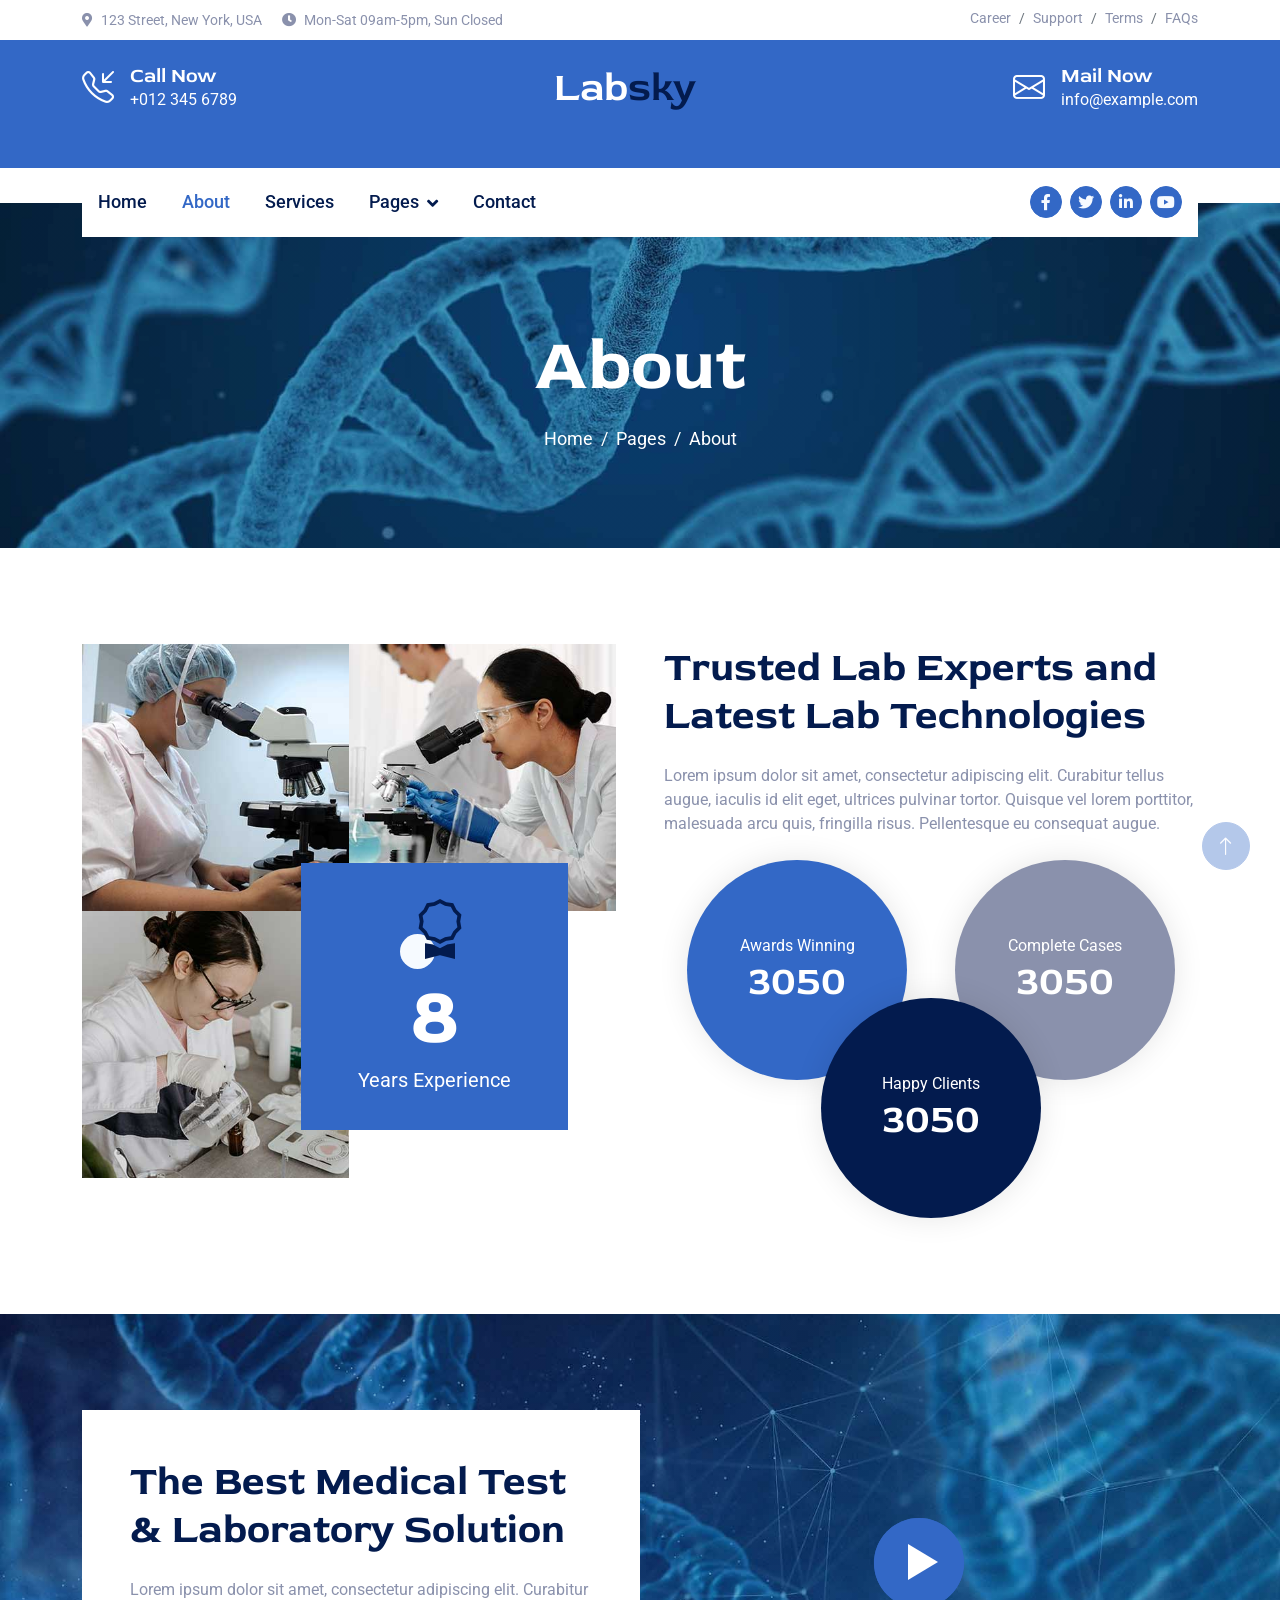
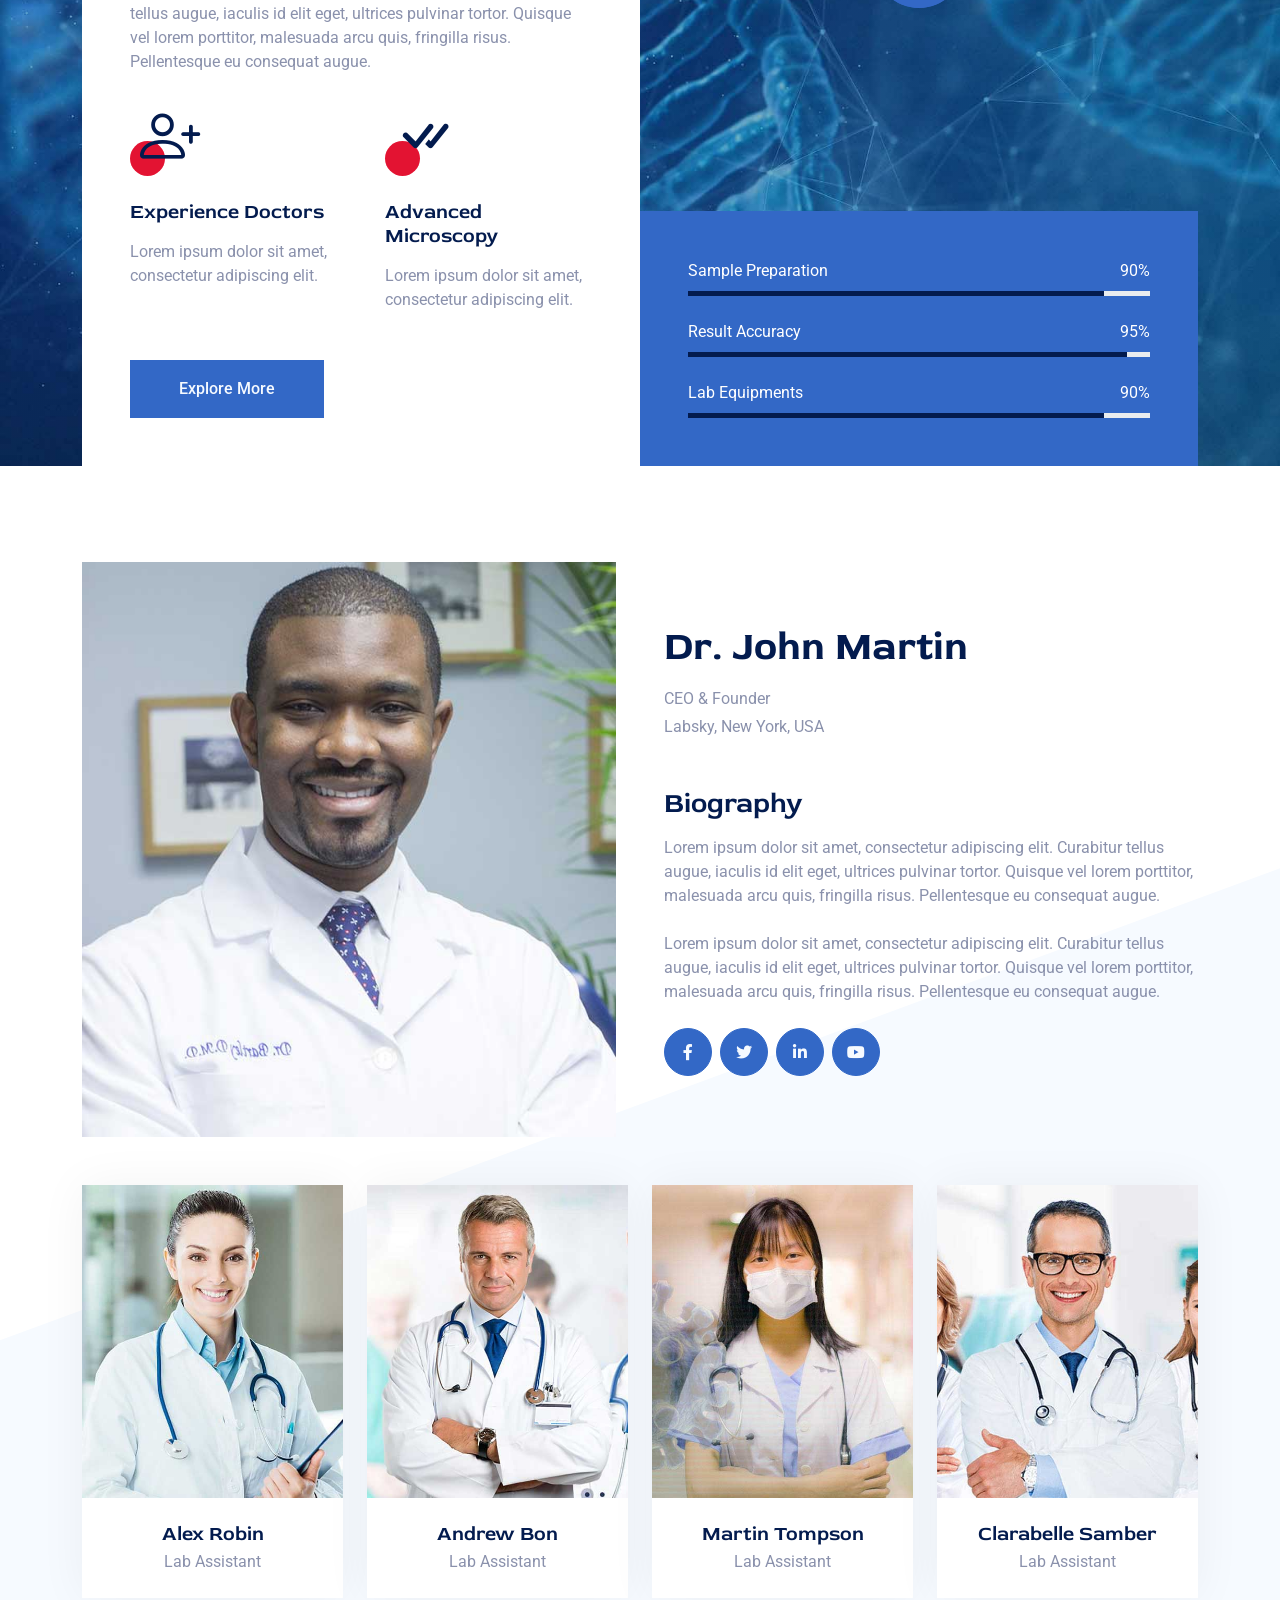
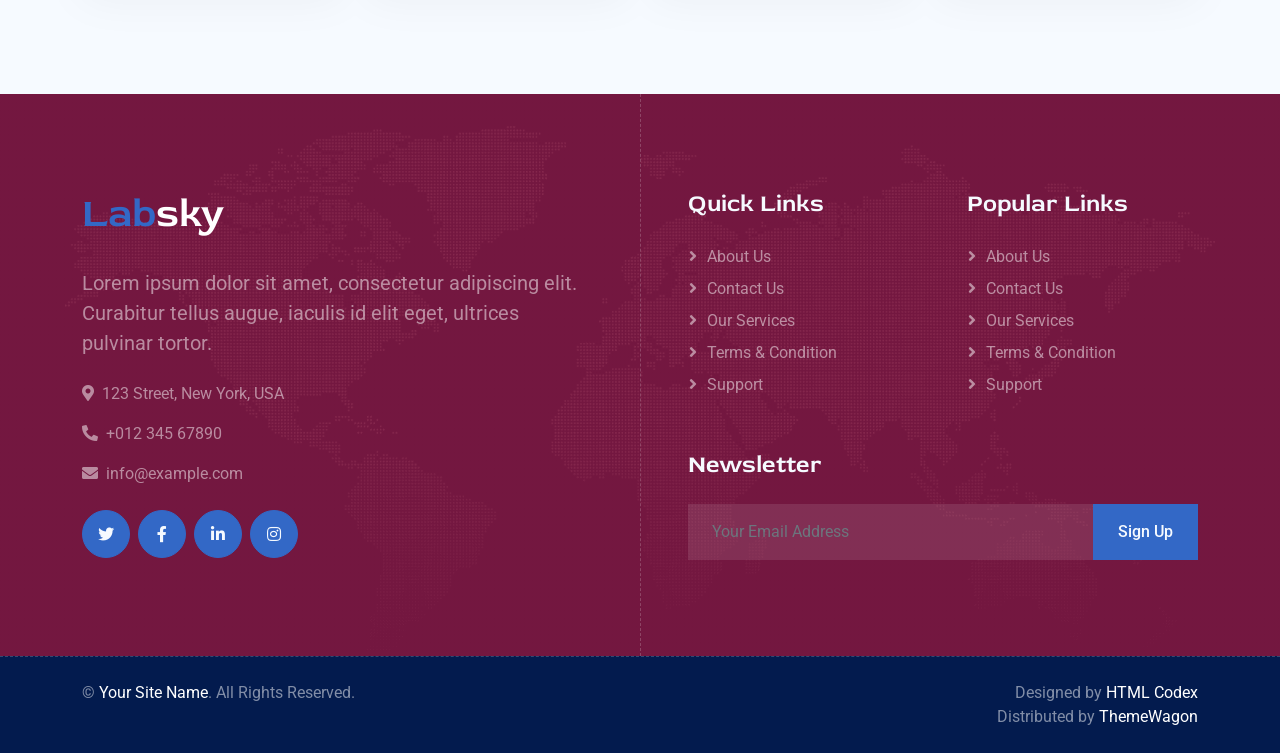
<file: app/static/about.html>
<!DOCTYPE html>
<html lang="en">

<head>
    <meta charset="utf-8">
    <title>Labsky - Laboratory HTML Website Template</title>
    <meta content="width=device-width, initial-scale=1.0" name="viewport">
    <meta content="" name="keywords">
    <meta content="" name="description">

    <!-- Favicon -->
    <link href="img/favicon.ico" rel="icon">

    <!-- Google Web Fonts -->
    <link rel="preconnect" href="https://fonts.googleapis.com">
    <link rel="preconnect" href="https://fonts.gstatic.com" crossorigin>
    <link href="https://fonts.googleapis.com/css2?family=Roboto:wght@400;500&family=Red+Rose:wght@600;700&display=swap"
        rel="stylesheet">

    <!-- Icon Font Stylesheet -->
    <link href="https://cdnjs.cloudflare.com/ajax/libs/font-awesome/5.10.0/css/all.min.css" rel="stylesheet">
    <link rel="stylesheet" href="https://cdn.jsdelivr.net/npm/bootstrap-icons@1.10.4/font/bootstrap-icons.css">

    <!-- Libraries Stylesheet -->
    <link href="lib/animate/animate.min.css" rel="stylesheet">
    <link href="lib/owlcarousel/assets/owl.carousel.min.css" rel="stylesheet">

    <!-- Customized Bootstrap Stylesheet -->
    <link href="css/bootstrap.min.css" rel="stylesheet">

    <!-- Template Stylesheet -->
    <link href="css/style.css" rel="stylesheet">
</head>

<body>
    <!-- Spinner Start -->
    <div id="spinner"
        class="show bg-white position-fixed translate-middle w-100 vh-100 top-50 start-50 d-flex align-items-center justify-content-center">
        <div class="spinner-border text-primary" role="status" style="width: 3rem; height: 3rem;"></div>
    </div>
    <!-- Spinner End -->


    <!-- Topbar Start -->
    <div class="container-fluid py-2 d-none d-lg-flex">
        <div class="container">
            <div class="d-flex justify-content-between">
                <div>
                    <small class="me-3"><i class="fa fa-map-marker-alt me-2"></i>123 Street, New York, USA</small>
                    <small class="me-3"><i class="fa fa-clock me-2"></i>Mon-Sat 09am-5pm, Sun Closed</small>
                </div>
                <nav class="breadcrumb mb-0">
                    <a class="breadcrumb-item small text-body" href="#">Career</a>
                    <a class="breadcrumb-item small text-body" href="#">Support</a>
                    <a class="breadcrumb-item small text-body" href="#">Terms</a>
                    <a class="breadcrumb-item small text-body" href="#">FAQs</a>
                </nav>
            </div>
        </div>
    </div>
    <!-- Topbar End -->


    <!-- Brand Start -->
    <div class="container-fluid bg-primary text-white pt-4 pb-5 d-none d-lg-flex">
        <div class="container pb-2">
            <div class="d-flex align-items-center justify-content-between">
                <div class="d-flex">
                    <i class="bi bi-telephone-inbound fs-2"></i>
                    <div class="ms-3">
                        <h5 class="text-white mb-0">Call Now</h5>
                        <span>+012 345 6789</span>
                    </div>
                </div>
                <a href="/index" class="h1 text-white mb-0">Lab<span class="text-dark">sky</span></a>
                <div class="d-flex">
                    <i class="bi bi-envelope fs-2"></i>
                    <div class="ms-3">
                        <h5 class="text-white mb-0">Mail Now</h5>
                        <span>info@example.com</span>
                    </div>
                </div>
            </div>
        </div>
    </div>
    <!-- Brand End -->


    <!-- Navbar Start -->
    <div class="container-fluid sticky-top">
        <div class="container">
            <nav class="navbar navbar-expand-lg navbar-light bg-white py-lg-0 px-lg-3">
                <a href="/index" class="navbar-brand d-lg-none">
                    <h1 class="text-primary m-0">Lab<span class="text-dark">sky</span></h1>
                </a>
                <button type="button" class="navbar-toggler me-0" data-bs-toggle="collapse"
                    data-bs-target="#navbarCollapse">
                    <span class="navbar-toggler-icon"></span>
                </button>
                <div class="collapse navbar-collapse" id="navbarCollapse">
                    <div class="navbar-nav">
                        <a href="/index" class="nav-item nav-link">Home</a>
                        <a href="about.html" class="nav-item nav-link active">About</a>
                        <a href="service.html" class="nav-item nav-link">Services</a>
                        <div class="nav-item dropdown">
                            <a href="#" class="nav-link dropdown-toggle" data-bs-toggle="dropdown">Pages</a>
                            <div class="dropdown-menu bg-light m-0">
                                <a href="feature.html" class="dropdown-item">Features</a>
                                <a href="team.html" class="dropdown-item">Our Team</a>
                                <a href="testimonial.html" class="dropdown-item">Testimonial</a>
                                <a href="appoinment.html" class="dropdown-item">Appoinment</a>
                                <a href="404.html" class="dropdown-item">404 Page</a>
                            </div>
                        </div>
                        <a href="contact.html" class="nav-item nav-link">Contact</a>
                    </div>
                    <div class="ms-auto d-none d-lg-flex">
                        <a class="btn btn-sm-square btn-primary ms-2" href=""><i class="fab fa-facebook-f"></i></a>
                        <a class="btn btn-sm-square btn-primary ms-2" href=""><i class="fab fa-twitter"></i></a>
                        <a class="btn btn-sm-square btn-primary ms-2" href=""><i class="fab fa-linkedin-in"></i></a>
                        <a class="btn btn-sm-square btn-primary ms-2" href=""><i class="fab fa-youtube"></i></a>
                    </div>
                </div>
            </nav>
        </div>
    </div>
    <!-- Navbar End -->


    <!-- Page Header Start -->
    <div class="container-fluid page-header py-5 mb-5 wow fadeIn" data-wow-delay="0.1s">
        <div class="container text-center py-5 mt-4">
            <h1 class="display-2 text-white mb-3 animated slideInDown">About</h1>
            <nav aria-label="breadcrumb animated slideInDown">
                <ol class="breadcrumb justify-content-center mb-0">
                    <li class="breadcrumb-item"><a href="#">Home</a></li>
                    <li class="breadcrumb-item"><a href="#">Pages</a></li>
                    <li class="breadcrumb-item" aria-current="page">About</li>
                </ol>
            </nav>
        </div>
    </div>
    <!-- Page Header End -->

    
    <!-- About Start -->
    <div class="container-fluid py-5">
        <div class="container">
            <div class="row g-5">
                <div class="col-lg-6 wow fadeIn" data-wow-delay="0.1s">
                    <div class="row g-0">
                        <div class="col-6">
                            <img class="img-fluid" src="img/about-1.jpg">
                        </div>
                        <div class="col-6">
                            <img class="img-fluid" src="img/about-2.jpg">
                        </div>
                        <div class="col-6">
                            <img class="img-fluid" src="img/about-3.jpg">
                        </div>
                        <div class="col-6">
                            <div class="bg-primary w-100 h-100 mt-n5 ms-n5 d-flex flex-column align-items-center justify-content-center">
                                <div class="icon-box-light">
                                    <i class="bi bi-award text-dark"></i>
                                </div>
                                <h1 class="display-1 text-white mb-0" data-toggle="counter-up">25</h1>
                                <small class="fs-5 text-white">Years Experience</small>
                            </div>
                        </div>
                    </div>
                </div>
                <div class="col-lg-6 wow fadeIn" data-wow-delay="0.5s">
                    <h1 class="display-6 mb-4">Trusted Lab Experts and Latest Lab Technologies</h1>
                    <p class="mb-4">Lorem ipsum dolor sit amet, consectetur adipiscing elit. Curabitur tellus augue, iaculis id elit eget, ultrices pulvinar tortor. Quisque vel lorem porttitor, malesuada arcu quis, fringilla risus. Pellentesque eu consequat augue.</p>
                    <div class="row g-4 g-sm-5 justify-content-center">
                        <div class="col-sm-6">
                            <div class="about-fact btn-square flex-column rounded-circle bg-primary ms-sm-auto">
                                <p class="text-white mb-0">Awards Winning</p>
                                <h1 class="text-white mb-0" data-toggle="counter-up">9999</h1>
                            </div>
                        </div>
                        <div class="col-sm-6 text-start">
                            <div class="about-fact btn-square flex-column rounded-circle bg-secondary me-sm-auto">
                                <p class="text-white mb-0">Complete Cases</p>
                                <h1 class="text-white mb-0" data-toggle="counter-up">9999</h1>
                            </div>
                        </div>
                        <div class="col-sm-6">
                            <div class="about-fact mt-n130 btn-square flex-column rounded-circle bg-dark mx-sm-auto">
                                <p class="text-white mb-0">Happy Clients</p>
                                <h1 class="text-white mb-0" data-toggle="counter-up">9999</h1>
                            </div>
                        </div>
                    </div>
                </div>
            </div>
        </div>
    </div>
    <!-- About End -->


    <!-- Features Start -->
    <div class="container-fluid feature my-5 wow fadeInUp" data-wow-delay="0.1s">
        <div class="container">
            <div class="row g-0">
                <div class="col-lg-6 pt-lg-5">
                    <div class="bg-white p-5 mt-lg-5">
                        <h1 class="display-6 mb-4 wow fadeIn" data-wow-delay="0.3s">The Best Medical Test & Laboratory Solution</h1>
                        <p class="mb-4 wow fadeIn" data-wow-delay="0.4s">Lorem ipsum dolor sit amet, consectetur adipiscing elit. Curabitur tellus augue, iaculis id elit eget, ultrices pulvinar tortor. Quisque vel lorem porttitor, malesuada arcu quis, fringilla risus. Pellentesque eu consequat augue.</p>
                        <div class="row g-5 pt-2 mb-5">
                            <div class="col-sm-6 wow fadeIn" data-wow-delay="0.3s">
                                <div class="icon-box-primary mb-4">
                                    <i class="bi bi-person-plus text-dark"></i>
                                </div>
                                <h5 class="mb-3">Experience Doctors</h5>
                                <span>Lorem ipsum dolor sit amet, consectetur adipiscing elit.</span>
                            </div>
                            <div class="col-sm-6 wow fadeIn" data-wow-delay="0.4s">
                                <div class="icon-box-primary mb-4">
                                    <i class="bi bi-check-all text-dark"></i>
                                </div>
                                <h5 class="mb-3">Advanced Microscopy</h5>
                                <span>Lorem ipsum dolor sit amet, consectetur adipiscing elit.</span>
                            </div>
                        </div>
                        <a class="btn btn-primary py-3 px-5 wow fadeIn" data-wow-delay="0.5s" href="">Explore More</a>
                    </div>
                </div>
                <div class="col-lg-6">
                    <div class="row h-100 align-items-end">
                        <div class="col-12 wow fadeIn" data-wow-delay="0.3s">
                            <div class="d-flex align-items-center justify-content-center" style="min-height: 300px;">
                                <button type="button" class="btn-play" data-bs-toggle="modal"
                                    data-src="https://www.youtube.com/embed/DWRcNpR6Kdc" data-bs-target="#videoModal">
                                    <span></span>
                                </button>
                            </div>
                        </div>
                        <div class="col-12">
                            <div class="bg-primary p-5">
                                <div class="experience mb-4 wow fadeIn" data-wow-delay="0.3s">
                                    <div class="d-flex justify-content-between mb-2">
                                        <span class="text-white">Sample Preparation</span>
                                        <span class="text-white">90%</span>
                                    </div>
                                    <div class="progress">
                                        <div class="progress-bar bg-dark" role="progressbar" aria-valuenow="90" aria-valuemin="0" aria-valuemax="100"></div>
                                    </div>
                                </div>
                                <div class="experience mb-4 wow fadeIn" data-wow-delay="0.4s">
                                    <div class="d-flex justify-content-between mb-2">
                                        <span class="text-white">Result Accuracy</span>
                                        <span class="text-white">95%</span>
                                    </div>
                                    <div class="progress">
                                        <div class="progress-bar bg-dark" role="progressbar" aria-valuenow="95" aria-valuemin="0" aria-valuemax="100"></div>
                                    </div>
                                </div>
                                <div class="experience mb-0 wow fadeIn" data-wow-delay="0.5s">
                                    <div class="d-flex justify-content-between mb-2">
                                        <span class="text-white">Lab Equipments</span>
                                        <span class="text-white">90%</span>
                                    </div>
                                    <div class="progress">
                                        <div class="progress-bar bg-dark" role="progressbar" aria-valuenow="90" aria-valuemin="0" aria-valuemax="100"></div>
                                    </div>
                                </div>
                            </div>
                        </div>
                    </div>
                </div>
            </div>
        </div>
    </div>
    <!-- Features End -->


    <!-- Video Modal Start -->
    <div class="modal modal-video fade" id="videoModal" tabindex="-1" aria-labelledby="exampleModalLabel"
        aria-hidden="true">
        <div class="modal-dialog">
            <div class="modal-content rounded-0">
                <div class="modal-header">
                    <h3 class="modal-title" id="exampleModalLabel">Youtube Video</h3>
                    <button type="button" class="btn-close" data-bs-dismiss="modal" aria-label="Close"></button>
                </div>
                <div class="modal-body">
                    <!-- 16:9 aspect ratio -->
                    <div class="ratio ratio-16x9">
                        <iframe class="embed-responsive-item" src="" id="video" allowfullscreen
                            allowscriptaccess="always" allow="autoplay"></iframe>
                    </div>
                </div>
            </div>
        </div>
    </div>
    <!-- Video Modal End -->


    <!-- Team Start -->
    <div class="container-fluid container-team py-5">
        <div class="container pb-5">
            <div class="row g-5 align-items-center mb-5">
                <div class="col-md-6 wow fadeIn" data-wow-delay="0.3s">
                    <img class="img-fluid w-100" src="img/team-1.jpg" alt="">
                </div>
                <div class="col-md-6 wow fadeIn" data-wow-delay="0.5s">
                    <h1 class="display-6 mb-3">Dr. John Martin</h1>
                    <p class="mb-1">CEO & Founder</p>
                    <p class="mb-5">Labsky, New York, USA</p>
                    <h3 class="mb-3">Biography</h3>
                    <p class="mb-4">Lorem ipsum dolor sit amet, consectetur adipiscing elit. Curabitur tellus augue, iaculis id elit eget, ultrices pulvinar tortor. Quisque vel lorem porttitor, malesuada arcu quis, fringilla risus. Pellentesque eu consequat augue.</p>
                    <p class="mb-4">Lorem ipsum dolor sit amet, consectetur adipiscing elit. Curabitur tellus augue, iaculis id elit eget, ultrices pulvinar tortor. Quisque vel lorem porttitor, malesuada arcu quis, fringilla risus. Pellentesque eu consequat augue.</p>
                    <div class="d-flex">
                        <a class="btn btn-lg-square btn-primary me-2" href=""><i class="fab fa-facebook-f"></i></a>
                        <a class="btn btn-lg-square btn-primary me-2" href=""><i class="fab fa-twitter"></i></a>
                        <a class="btn btn-lg-square btn-primary me-2" href=""><i class="fab fa-linkedin-in"></i></a>
                        <a class="btn btn-lg-square btn-primary me-2" href=""><i class="fab fa-youtube"></i></a>
                    </div>
                </div>
            </div>
            <div class="row g-4">
                <div class="col-lg-3 col-md-6 wow fadeInUp" data-wow-delay="0.1s">
                    <div class="team-item">
                        <div class="position-relative overflow-hidden">
                            <img class="img-fluid w-100" src="img/team-2.jpg" alt="">
                            <div class="team-social">
                                <a class="btn btn-square btn-light mx-1" href=""><i class="fab fa-facebook-f"></i></a>
                                <a class="btn btn-square btn-light mx-1" href=""><i class="fab fa-twitter"></i></a>
                                <a class="btn btn-square btn-light mx-1" href=""><i class="fab fa-linkedin-in"></i></a>
                                <a class="btn btn-square btn-light mx-1" href=""><i class="fab fa-youtube"></i></a>
                            </div>
                        </div>
                        <div class="text-center p-4">
                            <h5 class="mb-1">Alex Robin</h5>
                            <span>Lab Assistant</span>
                        </div>
                    </div>
                </div>
                <div class="col-lg-3 col-md-6 wow fadeInUp" data-wow-delay="0.3s">
                    <div class="team-item">
                        <div class="position-relative overflow-hidden">
                            <img class="img-fluid w-100" src="img/team-3.jpg" alt="">
                            <div class="team-social">
                                <a class="btn btn-square btn-light mx-1" href=""><i class="fab fa-facebook-f"></i></a>
                                <a class="btn btn-square btn-light mx-1" href=""><i class="fab fa-twitter"></i></a>
                                <a class="btn btn-square btn-light mx-1" href=""><i class="fab fa-linkedin-in"></i></a>
                                <a class="btn btn-square btn-light mx-1" href=""><i class="fab fa-youtube"></i></a>
                            </div>
                        </div>
                        <div class="text-center p-4">
                            <h5 class="mb-1">Andrew Bon</h5>
                            <span>Lab Assistant</span>
                        </div>
                    </div>
                </div>
                <div class="col-lg-3 col-md-6 wow fadeInUp" data-wow-delay="0.5s">
                    <div class="team-item">
                        <div class="position-relative overflow-hidden">
                            <img class="img-fluid w-100" src="img/team-4.jpg" alt="">
                            <div class="team-social">
                                <a class="btn btn-square btn-light mx-1" href=""><i class="fab fa-facebook-f"></i></a>
                                <a class="btn btn-square btn-light mx-1" href=""><i class="fab fa-twitter"></i></a>
                                <a class="btn btn-square btn-light mx-1" href=""><i class="fab fa-linkedin-in"></i></a>
                                <a class="btn btn-square btn-light mx-1" href=""><i class="fab fa-youtube"></i></a>
                            </div>
                        </div>
                        <div class="text-center p-4">
                            <h5 class="mb-1">Martin Tompson</h5>
                            <span>Lab Assistant</span>
                        </div>
                    </div>
                </div>
                <div class="col-lg-3 col-md-6 wow fadeInUp" data-wow-delay="0.7s">
                    <div class="team-item">
                        <div class="position-relative overflow-hidden">
                            <img class="img-fluid w-100" src="img/team-5.jpg" alt="">
                            <div class="team-social">
                                <a class="btn btn-square btn-light mx-1" href=""><i class="fab fa-facebook-f"></i></a>
                                <a class="btn btn-square btn-light mx-1" href=""><i class="fab fa-twitter"></i></a>
                                <a class="btn btn-square btn-light mx-1" href=""><i class="fab fa-linkedin-in"></i></a>
                                <a class="btn btn-square btn-light mx-1" href=""><i class="fab fa-youtube"></i></a>
                            </div>
                        </div>
                        <div class="text-center p-4">
                            <h5 class="mb-1">Clarabelle Samber</h5>
                            <span>Lab Assistant</span>
                        </div>
                    </div>
                </div>
            </div>
        </div>
    </div>
    <!-- Team End -->


    <!-- Footer Start -->
    <div class="container-fluid footer position-relative bg-dark text-white-50 py-5 wow fadeIn" data-wow-delay="0.1s">
        <div class="container">
            <div class="row g-5 py-5">
                <div class="col-lg-6 pe-lg-5">
                    <a href="/index" class="navbar-brand">
                        <h1 class="h1 text-primary mb-0">Lab<span class="text-white">sky</span></h1>
                    </a>
                    <p class="fs-5 mb-4">Lorem ipsum dolor sit amet, consectetur adipiscing elit. Curabitur tellus augue, iaculis id elit eget, ultrices pulvinar tortor.</p>
                    <p><i class="fa fa-map-marker-alt me-2"></i>123 Street, New York, USA</p>
                    <p><i class="fa fa-phone-alt me-2"></i>+012 345 67890</p>
                    <p><i class="fa fa-envelope me-2"></i>info@example.com</p>
                    <div class="d-flex mt-4">
                        <a class="btn btn-lg-square btn-primary me-2" href="#"><i class="fab fa-twitter"></i></a>
                        <a class="btn btn-lg-square btn-primary me-2" href="#"><i class="fab fa-facebook-f"></i></a>
                        <a class="btn btn-lg-square btn-primary me-2" href="#"><i class="fab fa-linkedin-in"></i></a>
                        <a class="btn btn-lg-square btn-primary me-2" href="#"><i class="fab fa-instagram"></i></a>
                    </div>
                </div>
                <div class="col-lg-6 ps-lg-5">
                    <div class="row g-5">
                        <div class="col-sm-6">
                            <h4 class="text-light mb-4">Quick Links</h4>
                            <a class="btn btn-link" href="">About Us</a>
                            <a class="btn btn-link" href="">Contact Us</a>
                            <a class="btn btn-link" href="">Our Services</a>
                            <a class="btn btn-link" href="">Terms & Condition</a>
                            <a class="btn btn-link" href="">Support</a>
                        </div>
                        <div class="col-sm-6">
                            <h4 class="text-light mb-4">Popular Links</h4>
                            <a class="btn btn-link" href="">About Us</a>
                            <a class="btn btn-link" href="">Contact Us</a>
                            <a class="btn btn-link" href="">Our Services</a>
                            <a class="btn btn-link" href="">Terms & Condition</a>
                            <a class="btn btn-link" href="">Support</a>
                        </div>
                        <div class="col-sm-12">
                            <h4 class="text-light mb-4">Newsletter</h4>
                            <div class="w-100">
                                <div class="input-group">
                                    <input type="text" class="form-control border-0 py-3 px-4" style="background: rgba(255, 255, 255, .1);" placeholder="Your Email Address"><button class="btn btn-primary px-4">Sign Up</button>
                                </div>
                            </div>
                        </div>
                    </div>
                </div>
            </div>
        </div>
    </div>
    <!-- Footer End -->


    <!-- Copyright Start -->
    <div class="container-fluid copyright bg-dark text-white-50 py-4">
        <div class="container">
            <div class="row">
                <div class="col-md-6 text-center text-md-start">
                    <p class="mb-0">&copy; <a href="#">Your Site Name</a>. All Rights Reserved.</p>
                </div>
                <div class="col-md-6 text-center text-md-end">
                    <!--/*** This template is free as long as you keep the footer author’s credit link/attribution link/backlink. If you'd like to use the template without the footer author’s credit link/attribution link/backlink, you can purchase the Credit Removal License from "https://htmlcodex.com/credit-removal". Thank you for your support. ***/-->
                    <p class="mb-0">Designed by <a href="https://htmlcodex.com">HTML Codex</a><br>Distributed by <a href="https://themewagon.com">ThemeWagon</a></p>
                </div>
            </div>
        </div>
    </div>
    <!-- Copyright End -->


    <!-- Back to Top -->
    <a href="#" class="btn btn-lg btn-primary btn-lg-square rounded-circle back-to-top"><i class="bi bi-arrow-up"></i></a>


    <!-- JavaScript Libraries -->
    <script src="https://ajax.googleapis.com/ajax/libs/jquery/3.6.1/jquery.min.js"></script>
    <script src="https://cdn.jsdelivr.net/npm/bootstrap@5.0.0/dist/js/bootstrap.bundle.min.js"></script>
    <script src="lib/wow/wow.min.js"></script>
    <script src="lib/easing/easing.min.js"></script>
    <script src="lib/waypoints/waypoints.min.js"></script>
    <script src="lib/counterup/counterup.min.js"></script>
    <script src="lib/owlcarousel/owl.carousel.min.js"></script>

    <!-- Template Javascript -->
    <script src="js/main.js"></script>
</body>

</html>
</file>
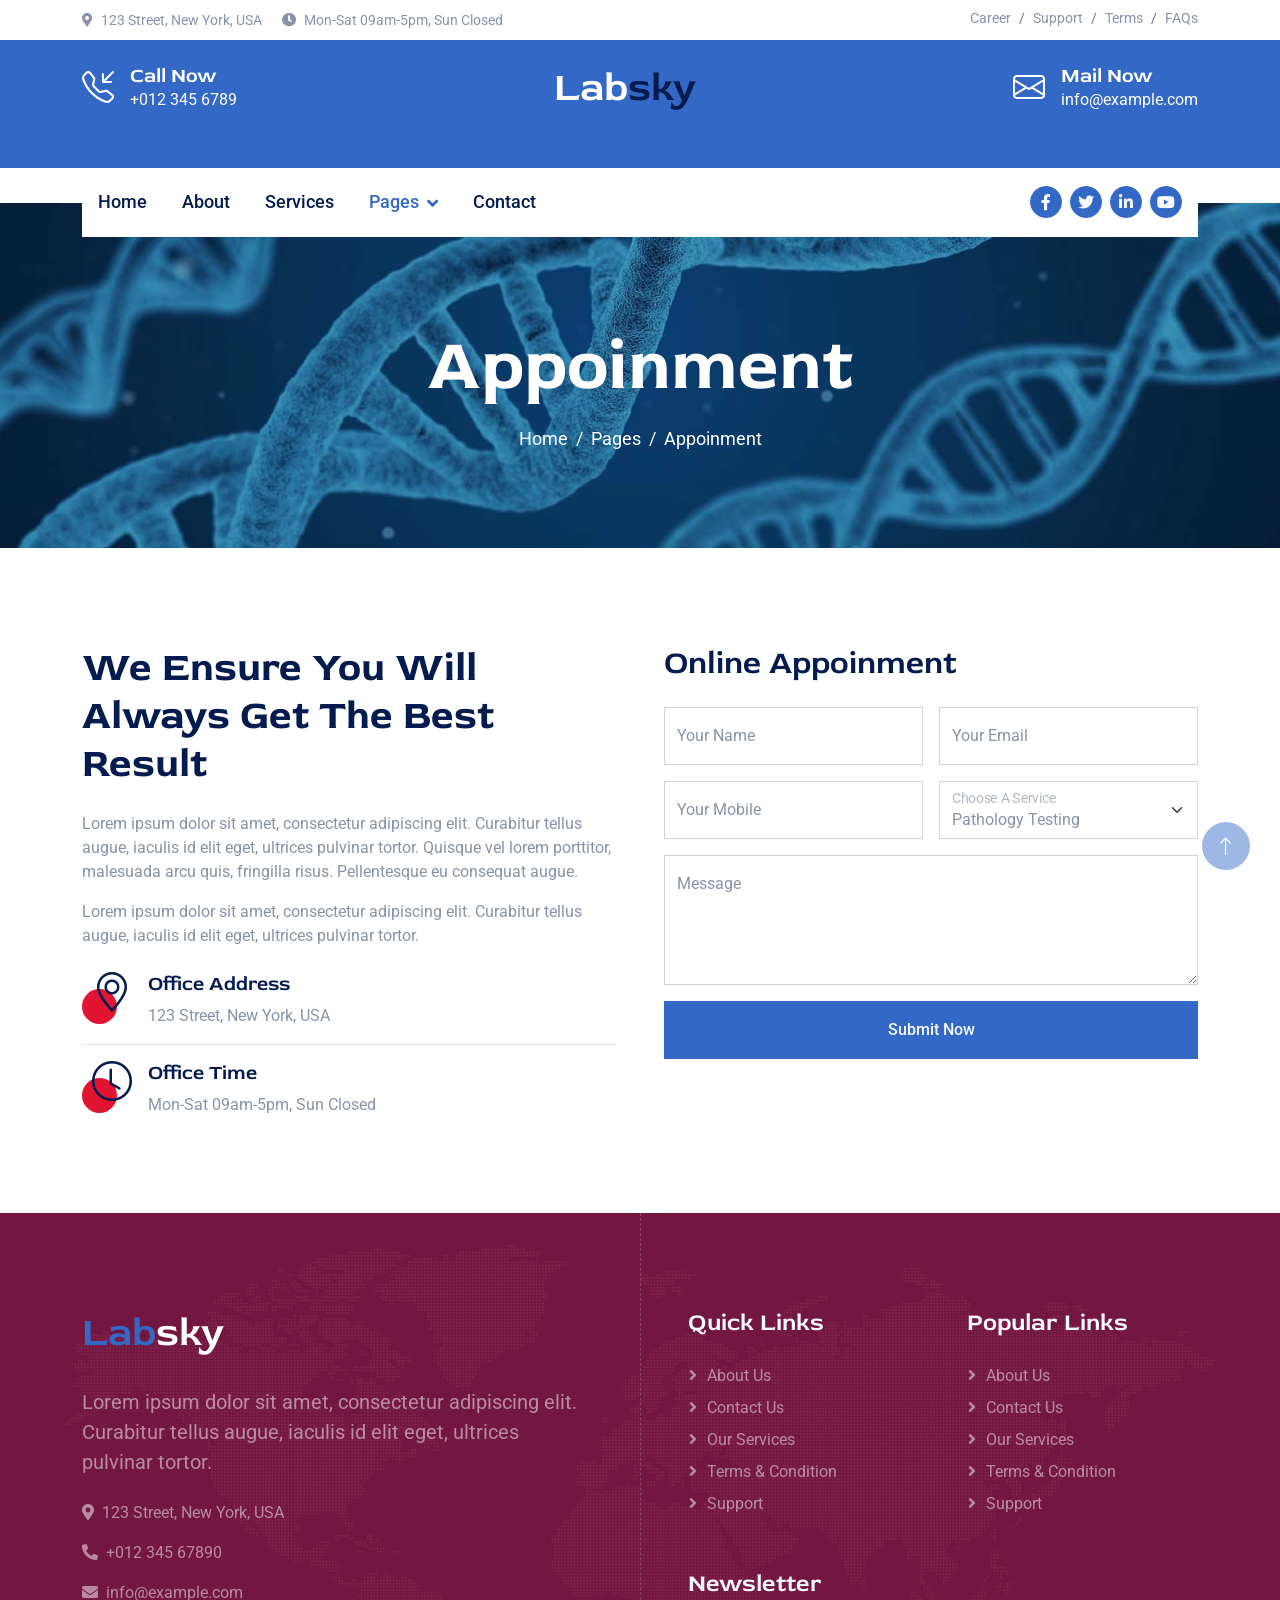
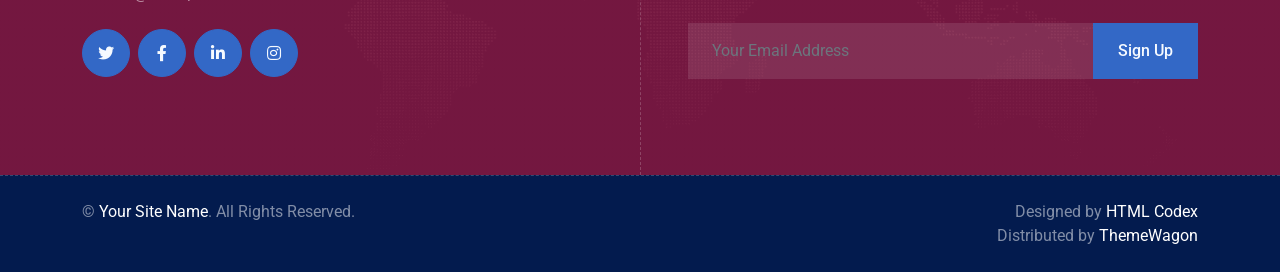
<file: app/static/appoinment.html>
<!DOCTYPE html>
<html lang="en">

<head>
    <meta charset="utf-8">
    <title>Labsky - Laboratory HTML Website Template</title>
    <meta content="width=device-width, initial-scale=1.0" name="viewport">
    <meta content="" name="keywords">
    <meta content="" name="description">

    <!-- Favicon -->
    <link href="img/favicon.ico" rel="icon">

    <!-- Google Web Fonts -->
    <link rel="preconnect" href="https://fonts.googleapis.com">
    <link rel="preconnect" href="https://fonts.gstatic.com" crossorigin>
    <link href="https://fonts.googleapis.com/css2?family=Roboto:wght@400;500&family=Red+Rose:wght@600;700&display=swap"
        rel="stylesheet">

    <!-- Icon Font Stylesheet -->
    <link href="https://cdnjs.cloudflare.com/ajax/libs/font-awesome/5.10.0/css/all.min.css" rel="stylesheet">
    <link rel="stylesheet" href="https://cdn.jsdelivr.net/npm/bootstrap-icons@1.10.4/font/bootstrap-icons.css">

    <!-- Libraries Stylesheet -->
    <link href="lib/animate/animate.min.css" rel="stylesheet">
    <link href="lib/owlcarousel/assets/owl.carousel.min.css" rel="stylesheet">

    <!-- Customized Bootstrap Stylesheet -->
    <link href="css/bootstrap.min.css" rel="stylesheet">

    <!-- Template Stylesheet -->
    <link href="css/style.css" rel="stylesheet">
</head>

<body>
    <!-- Spinner Start -->
    <div id="spinner"
        class="show bg-white position-fixed translate-middle w-100 vh-100 top-50 start-50 d-flex align-items-center justify-content-center">
        <div class="spinner-border text-primary" role="status" style="width: 3rem; height: 3rem;"></div>
    </div>
    <!-- Spinner End -->


    <!-- Topbar Start -->
    <div class="container-fluid py-2 d-none d-lg-flex">
        <div class="container">
            <div class="d-flex justify-content-between">
                <div>
                    <small class="me-3"><i class="fa fa-map-marker-alt me-2"></i>123 Street, New York, USA</small>
                    <small class="me-3"><i class="fa fa-clock me-2"></i>Mon-Sat 09am-5pm, Sun Closed</small>
                </div>
                <nav class="breadcrumb mb-0">
                    <a class="breadcrumb-item small text-body" href="#">Career</a>
                    <a class="breadcrumb-item small text-body" href="#">Support</a>
                    <a class="breadcrumb-item small text-body" href="#">Terms</a>
                    <a class="breadcrumb-item small text-body" href="#">FAQs</a>
                </nav>
            </div>
        </div>
    </div>
    <!-- Topbar End -->


    <!-- Brand Start -->
    <div class="container-fluid bg-primary text-white pt-4 pb-5 d-none d-lg-flex">
        <div class="container pb-2">
            <div class="d-flex align-items-center justify-content-between">
                <div class="d-flex">
                    <i class="bi bi-telephone-inbound fs-2"></i>
                    <div class="ms-3">
                        <h5 class="text-white mb-0">Call Now</h5>
                        <span>+012 345 6789</span>
                    </div>
                </div>
                <a href="/index" class="h1 text-white mb-0">Lab<span class="text-dark">sky</span></a>
                <div class="d-flex">
                    <i class="bi bi-envelope fs-2"></i>
                    <div class="ms-3">
                        <h5 class="text-white mb-0">Mail Now</h5>
                        <span>info@example.com</span>
                    </div>
                </div>
            </div>
        </div>
    </div>
    <!-- Brand End -->


    <!-- Navbar Start -->
    <div class="container-fluid sticky-top">
        <div class="container">
            <nav class="navbar navbar-expand-lg navbar-light bg-white py-lg-0 px-lg-3">
                <a href="/index" class="navbar-brand d-lg-none">
                    <h1 class="text-primary m-0">Lab<span class="text-dark">sky</span></h1>
                </a>
                <button type="button" class="navbar-toggler me-0" data-bs-toggle="collapse"
                    data-bs-target="#navbarCollapse">
                    <span class="navbar-toggler-icon"></span>
                </button>
                <div class="collapse navbar-collapse" id="navbarCollapse">
                    <div class="navbar-nav">
                        <a href="/index" class="nav-item nav-link">Home</a>
                        <a href="about.html" class="nav-item nav-link">About</a>
                        <a href="service.html" class="nav-item nav-link">Services</a>
                        <div class="nav-item dropdown">
                            <a href="#" class="nav-link dropdown-toggle active" data-bs-toggle="dropdown">Pages</a>
                            <div class="dropdown-menu bg-light m-0">
                                <a href="feature.html" class="dropdown-item">Features</a>
                                <a href="team.html" class="dropdown-item">Our Team</a>
                                <a href="testimonial.html" class="dropdown-item">Testimonial</a>
                                <a href="appoinment.html" class="dropdown-item active">Appoinment</a>
                                <a href="404.html" class="dropdown-item">404 Page</a>
                            </div>
                        </div>
                        <a href="contact.html" class="nav-item nav-link">Contact</a>
                    </div>
                    <div class="ms-auto d-none d-lg-flex">
                        <a class="btn btn-sm-square btn-primary ms-2" href=""><i class="fab fa-facebook-f"></i></a>
                        <a class="btn btn-sm-square btn-primary ms-2" href=""><i class="fab fa-twitter"></i></a>
                        <a class="btn btn-sm-square btn-primary ms-2" href=""><i class="fab fa-linkedin-in"></i></a>
                        <a class="btn btn-sm-square btn-primary ms-2" href=""><i class="fab fa-youtube"></i></a>
                    </div>
                </div>
            </nav>
        </div>
    </div>
    <!-- Navbar End -->


    <!-- Page Header Start -->
    <div class="container-fluid page-header py-5 mb-5 wow fadeIn" data-wow-delay="0.1s">
        <div class="container text-center py-5 mt-4">
            <h1 class="display-2 text-white mb-3 animated slideInDown">Appoinment</h1>
            <nav aria-label="breadcrumb animated slideInDown">
                <ol class="breadcrumb justify-content-center mb-0">
                    <li class="breadcrumb-item"><a href="#">Home</a></li>
                    <li class="breadcrumb-item"><a href="#">Pages</a></li>
                    <li class="breadcrumb-item" aria-current="page">Appoinment</li>
                </ol>
            </nav>
        </div>
    </div>
    <!-- Page Header End -->

    
    <!-- Appoinment Start -->
    <div class="container-fluid py-5">
        <div class="container">
            <div class="row g-5">
                <div class="col-lg-6 wow fadeInUp" data-wow-delay="0.1s">
                    <h1 class="display-6 mb-4">We Ensure You Will Always Get The Best Result</h1>
                    <p>Lorem ipsum dolor sit amet, consectetur adipiscing elit. Curabitur tellus augue, iaculis id elit eget, ultrices pulvinar tortor. Quisque vel lorem porttitor, malesuada arcu quis, fringilla risus. Pellentesque eu consequat augue.</p>
                    <p class="mb-4">Lorem ipsum dolor sit amet, consectetur adipiscing elit. Curabitur tellus augue, iaculis id elit eget, ultrices pulvinar tortor.</p>
                    <div class="d-flex align-items-start wow fadeIn" data-wow-delay="0.3s">
                        <div class="icon-box-primary">
                            <i class="bi bi-geo-alt text-dark fs-1"></i>
                        </div>
                        <div class="ms-3">
                            <h5>Office Address</h5>
                            <span>123 Street, New York, USA</span>
                        </div>
                    </div>
                    <hr>
                    <div class="d-flex align-items-start wow fadeIn" data-wow-delay="0.4s">
                        <div class="icon-box-primary">
                            <i class="bi bi-clock text-dark fs-1"></i>
                        </div>
                        <div class="ms-3">
                            <h5>Office Time</h5>
                            <span>Mon-Sat 09am-5pm, Sun Closed</span>
                        </div>
                    </div>
                </div>
                <div class="col-lg-6 wow fadeInUp" data-wow-delay="0.5s">
                    <h2 class="mb-4">Online Appoinment</h2>
                    <div class="row g-3">
                        <div class="col-sm-6">
                            <div class="form-floating">
                                <input type="text" class="form-control" id="name" placeholder="Your Name">
                                <label for="name">Your Name</label>
                            </div>
                        </div>
                        <div class="col-sm-6">
                            <div class="form-floating">
                                <input type="email" class="form-control" id="mail" placeholder="Your Email">
                                <label for="mail">Your Email</label>
                            </div>
                        </div>
                        <div class="col-sm-6">
                            <div class="form-floating">
                                <input type="text" class="form-control" id="mobile" placeholder="Your Mobile">
                                <label for="mobile">Your Mobile</label>
                            </div>
                        </div>
                        <div class="col-sm-6">
                            <div class="form-floating">
                                <select class="form-select" id="service">
                                    <option selected>Pathology Testing</option>
                                    <option value="">Microbiology Tests</option>
                                    <option value="">Biochemistry Tests</option>
                                    <option value="">Histopatology Tests</option>
                                </select>
                                <label for="service">Choose A Service</label>
                            </div>
                        </div>
                        <div class="col-12">
                            <div class="form-floating">
                                <textarea class="form-control" placeholder="Leave a message here" id="message"
                                    style="height: 130px"></textarea>
                                <label for="message">Message</label>
                            </div>
                        </div>
                        <div class="col-12 text-center">
                            <button class="btn btn-primary w-100 py-3" type="submit">Submit Now</button>
                        </div>
                    </div>
                </div>
            </div>
        </div>
    </div>
    <!-- Appoinment Start -->


    <!-- Footer Start -->
    <div class="container-fluid footer position-relative bg-dark text-white-50 py-5 mt-5 wow fadeIn" data-wow-delay="0.1s">
        <div class="container">
            <div class="row g-5 py-5">
                <div class="col-lg-6 pe-lg-5">
                    <a href="/index" class="navbar-brand">
                        <h1 class="h1 text-primary mb-0">Lab<span class="text-white">sky</span></h1>
                    </a>
                    <p class="fs-5 mb-4">Lorem ipsum dolor sit amet, consectetur adipiscing elit. Curabitur tellus augue, iaculis id elit eget, ultrices pulvinar tortor.</p>
                    <p><i class="fa fa-map-marker-alt me-2"></i>123 Street, New York, USA</p>
                    <p><i class="fa fa-phone-alt me-2"></i>+012 345 67890</p>
                    <p><i class="fa fa-envelope me-2"></i>info@example.com</p>
                    <div class="d-flex mt-4">
                        <a class="btn btn-lg-square btn-primary me-2" href="#"><i class="fab fa-twitter"></i></a>
                        <a class="btn btn-lg-square btn-primary me-2" href="#"><i class="fab fa-facebook-f"></i></a>
                        <a class="btn btn-lg-square btn-primary me-2" href="#"><i class="fab fa-linkedin-in"></i></a>
                        <a class="btn btn-lg-square btn-primary me-2" href="#"><i class="fab fa-instagram"></i></a>
                    </div>
                </div>
                <div class="col-lg-6 ps-lg-5">
                    <div class="row g-5">
                        <div class="col-sm-6">
                            <h4 class="text-light mb-4">Quick Links</h4>
                            <a class="btn btn-link" href="">About Us</a>
                            <a class="btn btn-link" href="">Contact Us</a>
                            <a class="btn btn-link" href="">Our Services</a>
                            <a class="btn btn-link" href="">Terms & Condition</a>
                            <a class="btn btn-link" href="">Support</a>
                        </div>
                        <div class="col-sm-6">
                            <h4 class="text-light mb-4">Popular Links</h4>
                            <a class="btn btn-link" href="">About Us</a>
                            <a class="btn btn-link" href="">Contact Us</a>
                            <a class="btn btn-link" href="">Our Services</a>
                            <a class="btn btn-link" href="">Terms & Condition</a>
                            <a class="btn btn-link" href="">Support</a>
                        </div>
                        <div class="col-sm-12">
                            <h4 class="text-light mb-4">Newsletter</h4>
                            <div class="w-100">
                                <div class="input-group">
                                    <input type="text" class="form-control border-0 py-3 px-4" style="background: rgba(255, 255, 255, .1);" placeholder="Your Email Address"><button class="btn btn-primary px-4">Sign Up</button>
                                </div>
                            </div>
                        </div>
                    </div>
                </div>
            </div>
        </div>
    </div>
    <!-- Footer End -->


    <!-- Copyright Start -->
    <div class="container-fluid copyright bg-dark text-white-50 py-4">
        <div class="container">
            <div class="row">
                <div class="col-md-6 text-center text-md-start">
                    <p class="mb-0">&copy; <a href="#">Your Site Name</a>. All Rights Reserved.</p>
                </div>
                <div class="col-md-6 text-center text-md-end">
                    <!--/*** This template is free as long as you keep the footer author’s credit link/attribution link/backlink. If you'd like to use the template without the footer author’s credit link/attribution link/backlink, you can purchase the Credit Removal License from "https://htmlcodex.com/credit-removal". Thank you for your support. ***/-->
                    <p class="mb-0">Designed by <a href="https://htmlcodex.com">HTML Codex</a><br>Distributed by <a href="https://themewagon.com">ThemeWagon</a></p>
                </div>
            </div>
        </div>
    </div>
    <!-- Copyright End -->


    <!-- Back to Top -->
    <a href="#" class="btn btn-lg btn-primary btn-lg-square rounded-circle back-to-top"><i class="bi bi-arrow-up"></i></a>


    <!-- JavaScript Libraries -->
    <script src="https://ajax.googleapis.com/ajax/libs/jquery/3.6.1/jquery.min.js"></script>
    <script src="https://cdn.jsdelivr.net/npm/bootstrap@5.0.0/dist/js/bootstrap.bundle.min.js"></script>
    <script src="lib/wow/wow.min.js"></script>
    <script src="lib/easing/easing.min.js"></script>
    <script src="lib/waypoints/waypoints.min.js"></script>
    <script src="lib/counterup/counterup.min.js"></script>
    <script src="lib/owlcarousel/owl.carousel.min.js"></script>

    <!-- Template Javascript -->
    <script src="js/main.js"></script>
</body>

</html>
</file>
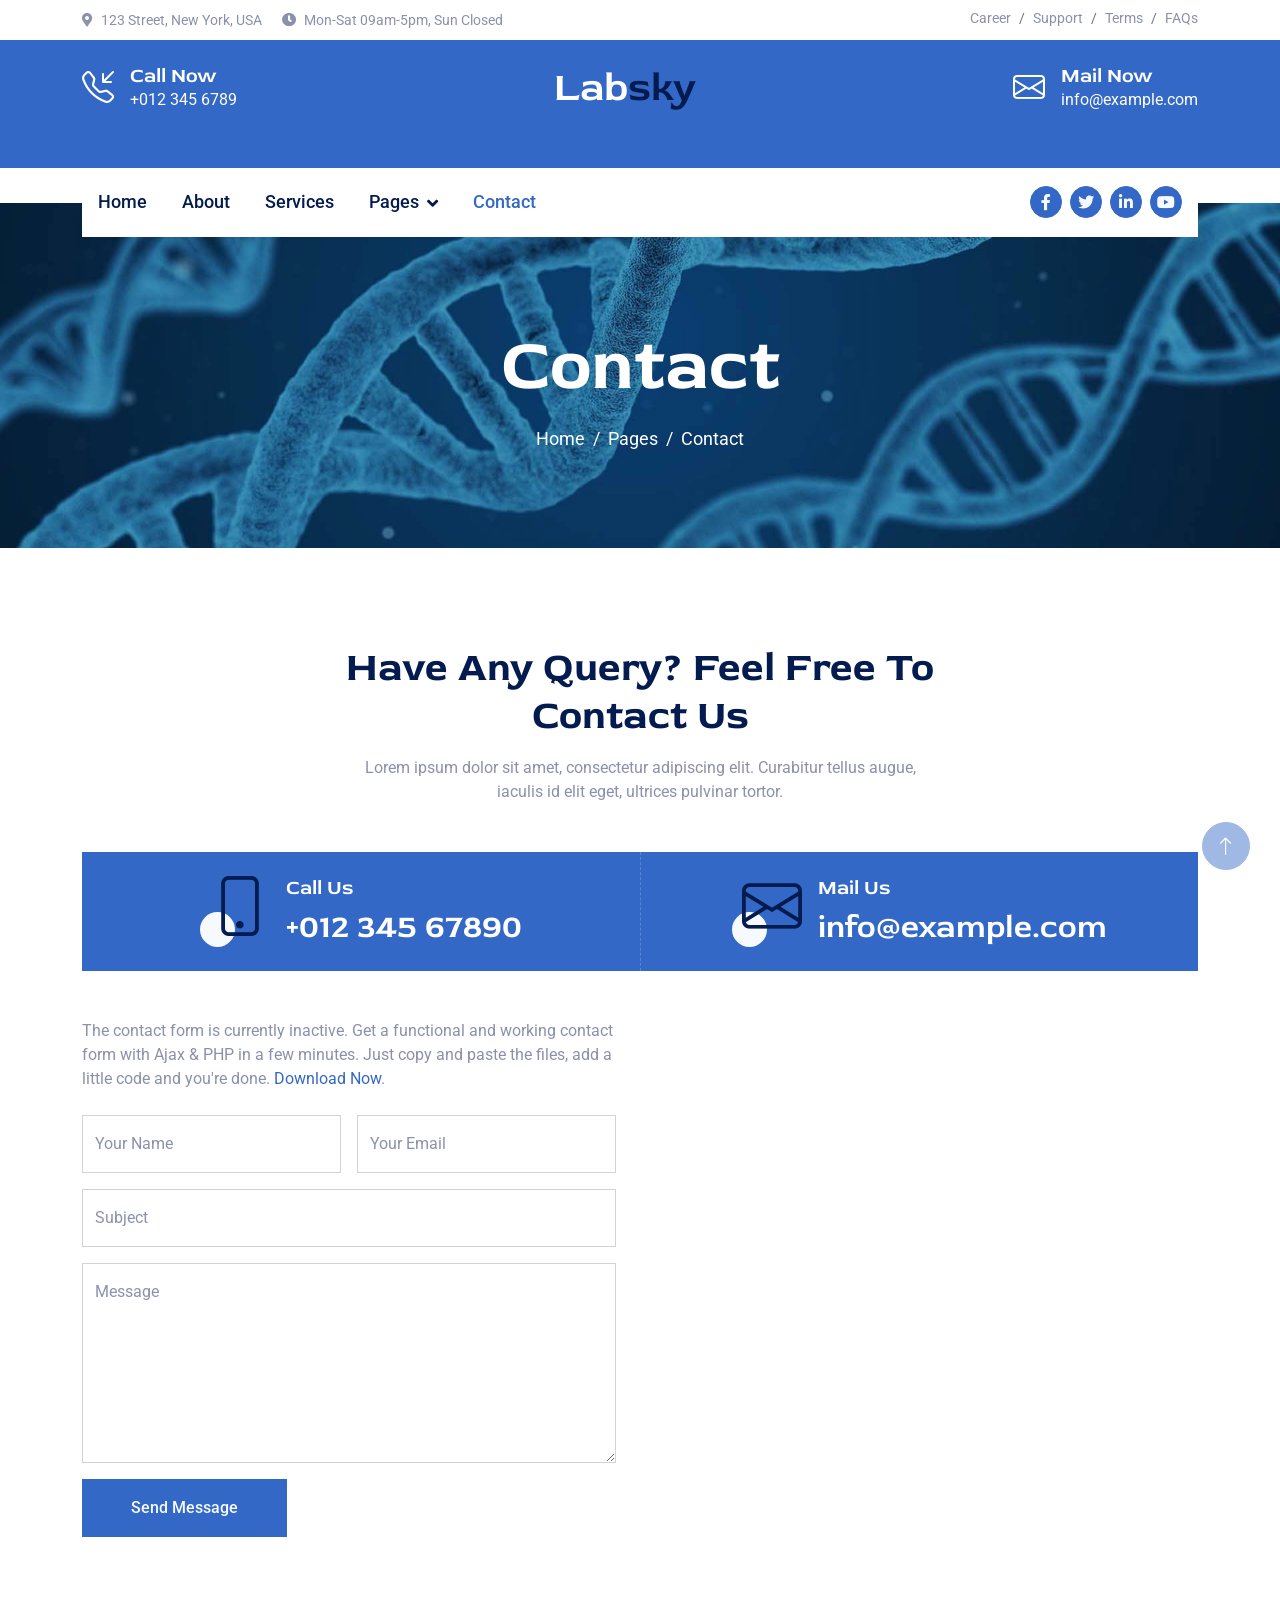
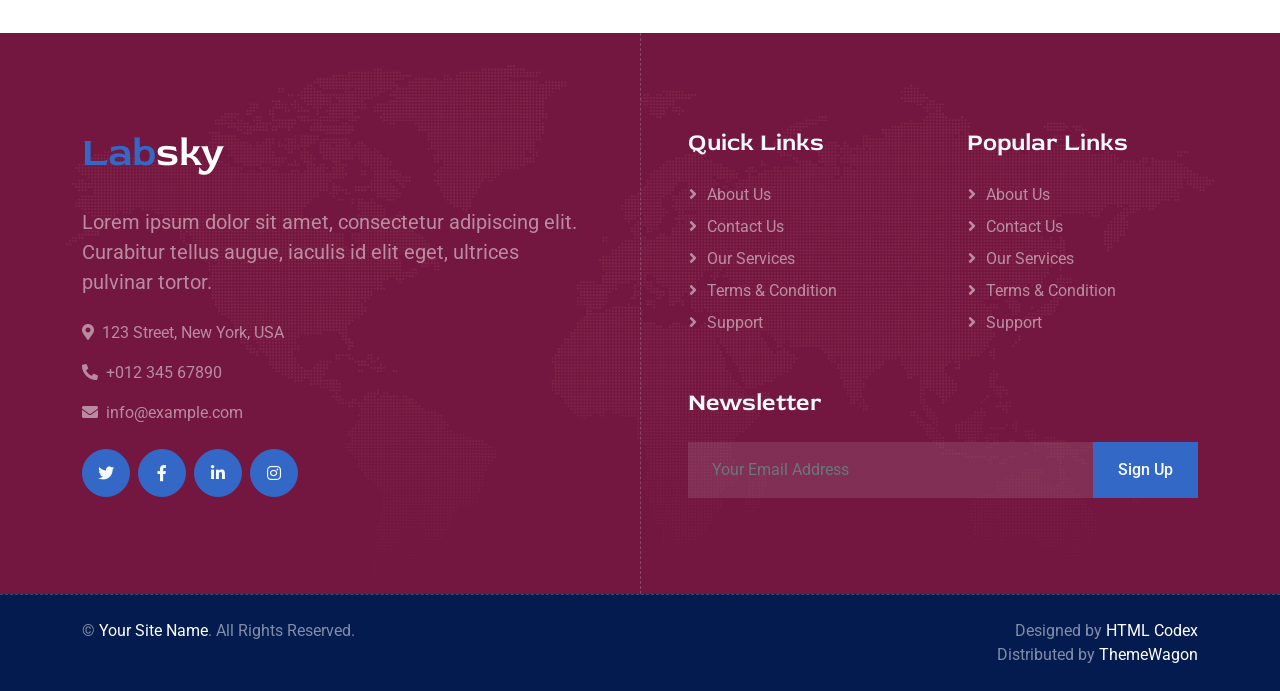
<file: app/static/contact.html>
<!DOCTYPE html>
<html lang="en">

<head>
    <meta charset="utf-8">
    <title>Labsky - Laboratory HTML Website Template</title>
    <meta content="width=device-width, initial-scale=1.0" name="viewport">
    <meta content="" name="keywords">
    <meta content="" name="description">

    <!-- Favicon -->
    <link href="img/favicon.ico" rel="icon">

    <!-- Google Web Fonts -->
    <link rel="preconnect" href="https://fonts.googleapis.com">
    <link rel="preconnect" href="https://fonts.gstatic.com" crossorigin>
    <link href="https://fonts.googleapis.com/css2?family=Roboto:wght@400;500&family=Red+Rose:wght@600;700&display=swap"
        rel="stylesheet">

    <!-- Icon Font Stylesheet -->
    <link href="https://cdnjs.cloudflare.com/ajax/libs/font-awesome/5.10.0/css/all.min.css" rel="stylesheet">
    <link rel="stylesheet" href="https://cdn.jsdelivr.net/npm/bootstrap-icons@1.10.4/font/bootstrap-icons.css">

    <!-- Libraries Stylesheet -->
    <link href="lib/animate/animate.min.css" rel="stylesheet">
    <link href="lib/owlcarousel/assets/owl.carousel.min.css" rel="stylesheet">

    <!-- Customized Bootstrap Stylesheet -->
    <link href="css/bootstrap.min.css" rel="stylesheet">

    <!-- Template Stylesheet -->
    <link href="css/style.css" rel="stylesheet">
</head>

<body>
    <!-- Spinner Start -->
    <div id="spinner"
        class="show bg-white position-fixed translate-middle w-100 vh-100 top-50 start-50 d-flex align-items-center justify-content-center">
        <div class="spinner-border text-primary" role="status" style="width: 3rem; height: 3rem;"></div>
    </div>
    <!-- Spinner End -->


    <!-- Topbar Start -->
    <div class="container-fluid py-2 d-none d-lg-flex">
        <div class="container">
            <div class="d-flex justify-content-between">
                <div>
                    <small class="me-3"><i class="fa fa-map-marker-alt me-2"></i>123 Street, New York, USA</small>
                    <small class="me-3"><i class="fa fa-clock me-2"></i>Mon-Sat 09am-5pm, Sun Closed</small>
                </div>
                <nav class="breadcrumb mb-0">
                    <a class="breadcrumb-item small text-body" href="#">Career</a>
                    <a class="breadcrumb-item small text-body" href="#">Support</a>
                    <a class="breadcrumb-item small text-body" href="#">Terms</a>
                    <a class="breadcrumb-item small text-body" href="#">FAQs</a>
                </nav>
            </div>
        </div>
    </div>
    <!-- Topbar End -->


    <!-- Brand Start -->
    <div class="container-fluid bg-primary text-white pt-4 pb-5 d-none d-lg-flex">
        <div class="container pb-2">
            <div class="d-flex align-items-center justify-content-between">
                <div class="d-flex">
                    <i class="bi bi-telephone-inbound fs-2"></i>
                    <div class="ms-3">
                        <h5 class="text-white mb-0">Call Now</h5>
                        <span>+012 345 6789</span>
                    </div>
                </div>
                <a href="/index" class="h1 text-white mb-0">Lab<span class="text-dark">sky</span></a>
                <div class="d-flex">
                    <i class="bi bi-envelope fs-2"></i>
                    <div class="ms-3">
                        <h5 class="text-white mb-0">Mail Now</h5>
                        <span>info@example.com</span>
                    </div>
                </div>
            </div>
        </div>
    </div>
    <!-- Brand End -->


    <!-- Navbar Start -->
    <div class="container-fluid sticky-top">
        <div class="container">
            <nav class="navbar navbar-expand-lg navbar-light bg-white py-lg-0 px-lg-3">
                <a href="/index" class="navbar-brand d-lg-none">
                    <h1 class="text-primary m-0">Lab<span class="text-dark">sky</span></h1>
                </a>
                <button type="button" class="navbar-toggler me-0" data-bs-toggle="collapse"
                    data-bs-target="#navbarCollapse">
                    <span class="navbar-toggler-icon"></span>
                </button>
                <div class="collapse navbar-collapse" id="navbarCollapse">
                    <div class="navbar-nav">
                        <a href="/index" class="nav-item nav-link">Home</a>
                        <a href="about.html" class="nav-item nav-link">About</a>
                        <a href="service.html" class="nav-item nav-link">Services</a>
                        <div class="nav-item dropdown">
                            <a href="#" class="nav-link dropdown-toggle" data-bs-toggle="dropdown">Pages</a>
                            <div class="dropdown-menu bg-light m-0">
                                <a href="feature.html" class="dropdown-item">Features</a>
                                <a href="team.html" class="dropdown-item">Our Team</a>
                                <a href="testimonial.html" class="dropdown-item">Testimonial</a>
                                <a href="appoinment.html" class="dropdown-item">Appoinment</a>
                                <a href="404.html" class="dropdown-item">404 Page</a>
                            </div>
                        </div>
                        <a href="contact.html" class="nav-item nav-link active">Contact</a>
                    </div>
                    <div class="ms-auto d-none d-lg-flex">
                        <a class="btn btn-sm-square btn-primary ms-2" href=""><i class="fab fa-facebook-f"></i></a>
                        <a class="btn btn-sm-square btn-primary ms-2" href=""><i class="fab fa-twitter"></i></a>
                        <a class="btn btn-sm-square btn-primary ms-2" href=""><i class="fab fa-linkedin-in"></i></a>
                        <a class="btn btn-sm-square btn-primary ms-2" href=""><i class="fab fa-youtube"></i></a>
                    </div>
                </div>
            </nav>
        </div>
    </div>
    <!-- Navbar End -->


    <!-- Page Header Start -->
    <div class="container-fluid page-header py-5 wow fadeIn" data-wow-delay="0.1s">
        <div class="container text-center py-5 mt-4">
            <h1 class="display-2 text-white mb-3 animated slideInDown">Contact</h1>
            <nav aria-label="breadcrumb animated slideInDown">
                <ol class="breadcrumb justify-content-center mb-0">
                    <li class="breadcrumb-item"><a href="#">Home</a></li>
                    <li class="breadcrumb-item"><a href="#">Pages</a></li>
                    <li class="breadcrumb-item" aria-current="page">Contact</li>
                </ol>
            </nav>
        </div>
    </div>
    <!-- Page Header End -->


    <!-- Contact Start -->
    <div class="container-fluid py-5">
        <div class="container py-5">
            <div class="text-center mx-auto wow fadeInUp" data-wow-delay="0.1s" style="max-width: 600px;">
                <h1 class="display-6 mb-3">Have Any Query? Feel Free To Contact Us</h1>
                <p class="mb-5">Lorem ipsum dolor sit amet, consectetur adipiscing elit. Curabitur tellus augue, iaculis id elit eget, ultrices pulvinar tortor.</p>
            </div>
            <div class="row contact-info position-relative g-0 mb-5">
                <div class="col-lg-6">
                    <a href="tel:+0123456789" class="d-flex justify-content-lg-center bg-primary p-4">
                        <div class="icon-box-light flex-shrink-0">
                            <i class="bi bi-phone text-dark"></i>
                        </div>
                        <div class="ms-3">
                            <h5 class="text-white">Call Us</h5>
                            <h2 class="text-white mb-0">+012 345 67890</h2>
                        </div>
                    </a>
                </div>
                <div class="col-lg-6">
                    <a href="mailto:info@example.com" class="d-flex justify-content-lg-center bg-primary p-4">
                        <div class="icon-box-light flex-shrink-0">
                            <i class="bi bi-envelope text-dark"></i>
                        </div>
                        <div class="ms-3">
                            <h5 class="text-white">Mail Us</h5>
                            <h2 class="text-white mb-0">info@example.com</h2>
                        </div>
                    </a>
                </div>
            </div>
            <div class="row g-5">
                <div class="col-lg-6 wow fadeInUp" data-wow-delay="0.1s">
                    <p class="mb-4">The contact form is currently inactive. Get a functional and working contact form with Ajax & PHP in a few minutes. Just copy and paste the files, add a little code and you're done. <a href="https://htmlcodex.com/contact-form">Download Now</a>.</p>
                    <form>
                        <div class="row g-3">
                            <div class="col-md-6">
                                <div class="form-floating">
                                    <input type="text" class="form-control" id="name" placeholder="Your Name">
                                    <label for="name">Your Name</label>
                                </div>
                            </div>
                            <div class="col-md-6">
                                <div class="form-floating">
                                    <input type="email" class="form-control" id="email" placeholder="Your Email">
                                    <label for="email">Your Email</label>
                                </div>
                            </div>
                            <div class="col-12">
                                <div class="form-floating">
                                    <input type="text" class="form-control" id="subject" placeholder="Subject">
                                    <label for="subject">Subject</label>
                                </div>
                            </div>
                            <div class="col-12">
                                <div class="form-floating">
                                    <textarea class="form-control" placeholder="Leave a message here" id="message" style="height: 200px"></textarea>
                                    <label for="message">Message</label>
                                </div>
                            </div>
                            <div class="col-12">
                                <button class="btn btn-primary py-3 px-5" type="submit">Send Message</button>
                            </div>
                        </div>
                    </form>
                </div>
                <div class="col-lg-6 wow fadeInUp" data-wow-delay="0.5s">
                    <iframe class="w-100 h-100"
                    src="https://www.google.com/maps/embed?pb=!1m18!1m12!1m3!1d3001156.4288297426!2d-78.01371936852176!3d42.72876761954724!2m3!1f0!2f0!3f0!3m2!1i1024!2i768!4f13.1!3m3!1m2!1s0x4ccc4bf0f123a5a9%3A0xddcfc6c1de189567!2sNew%20York%2C%20USA!5e0!3m2!1sen!2sbd!4v1603794290143!5m2!1sen!2sbd"
                    frameborder="0" style="min-height: 300px; border:0;" allowfullscreen="" aria-hidden="false"
                    tabindex="0"></iframe>
                </div>
            </div>
        </div>
    </div>
    <!-- Contact End -->


    <!-- Footer Start -->
    <div class="container-fluid footer position-relative bg-dark text-white-50 py-5 wow fadeIn" data-wow-delay="0.1s">
        <div class="container">
            <div class="row g-5 py-5">
                <div class="col-lg-6 pe-lg-5">
                    <a href="/index" class="navbar-brand">
                        <h1 class="h1 text-primary mb-0">Lab<span class="text-white">sky</span></h1>
                    </a>
                    <p class="fs-5 mb-4">Lorem ipsum dolor sit amet, consectetur adipiscing elit. Curabitur tellus augue, iaculis id elit eget, ultrices pulvinar tortor.</p>
                    <p><i class="fa fa-map-marker-alt me-2"></i>123 Street, New York, USA</p>
                    <p><i class="fa fa-phone-alt me-2"></i>+012 345 67890</p>
                    <p><i class="fa fa-envelope me-2"></i>info@example.com</p>
                    <div class="d-flex mt-4">
                        <a class="btn btn-lg-square btn-primary me-2" href="#"><i class="fab fa-twitter"></i></a>
                        <a class="btn btn-lg-square btn-primary me-2" href="#"><i class="fab fa-facebook-f"></i></a>
                        <a class="btn btn-lg-square btn-primary me-2" href="#"><i class="fab fa-linkedin-in"></i></a>
                        <a class="btn btn-lg-square btn-primary me-2" href="#"><i class="fab fa-instagram"></i></a>
                    </div>
                </div>
                <div class="col-lg-6 ps-lg-5">
                    <div class="row g-5">
                        <div class="col-sm-6">
                            <h4 class="text-light mb-4">Quick Links</h4>
                            <a class="btn btn-link" href="">About Us</a>
                            <a class="btn btn-link" href="">Contact Us</a>
                            <a class="btn btn-link" href="">Our Services</a>
                            <a class="btn btn-link" href="">Terms & Condition</a>
                            <a class="btn btn-link" href="">Support</a>
                        </div>
                        <div class="col-sm-6">
                            <h4 class="text-light mb-4">Popular Links</h4>
                            <a class="btn btn-link" href="">About Us</a>
                            <a class="btn btn-link" href="">Contact Us</a>
                            <a class="btn btn-link" href="">Our Services</a>
                            <a class="btn btn-link" href="">Terms & Condition</a>
                            <a class="btn btn-link" href="">Support</a>
                        </div>
                        <div class="col-sm-12">
                            <h4 class="text-light mb-4">Newsletter</h4>
                            <div class="w-100">
                                <div class="input-group">
                                    <input type="text" class="form-control border-0 py-3 px-4" style="background: rgba(255, 255, 255, .1);" placeholder="Your Email Address"><button class="btn btn-primary px-4">Sign Up</button>
                                </div>
                            </div>
                        </div>
                    </div>
                </div>
            </div>
        </div>
    </div>
    <!-- Footer End -->


    <!-- Copyright Start -->
    <div class="container-fluid copyright bg-dark text-white-50 py-4">
        <div class="container">
            <div class="row">
                <div class="col-md-6 text-center text-md-start">
                    <p class="mb-0">&copy; <a href="#">Your Site Name</a>. All Rights Reserved.</p>
                </div>
                <div class="col-md-6 text-center text-md-end">
                    <!--/*** This template is free as long as you keep the footer author’s credit link/attribution link/backlink. If you'd like to use the template without the footer author’s credit link/attribution link/backlink, you can purchase the Credit Removal License from "https://htmlcodex.com/credit-removal". Thank you for your support. ***/-->
                    <p class="mb-0">Designed by <a href="https://htmlcodex.com">HTML Codex</a><br>Distributed by <a href="https://themewagon.com">ThemeWagon</a></p>
                </div>
            </div>
        </div>
    </div>
    <!-- Copyright End -->


    <!-- Back to Top -->
    <a href="#" class="btn btn-lg btn-primary btn-lg-square rounded-circle back-to-top"><i class="bi bi-arrow-up"></i></a>


    <!-- JavaScript Libraries -->
    <script src="https://ajax.googleapis.com/ajax/libs/jquery/3.6.1/jquery.min.js"></script>
    <script src="https://cdn.jsdelivr.net/npm/bootstrap@5.0.0/dist/js/bootstrap.bundle.min.js"></script>
    <script src="lib/wow/wow.min.js"></script>
    <script src="lib/easing/easing.min.js"></script>
    <script src="lib/waypoints/waypoints.min.js"></script>
    <script src="lib/counterup/counterup.min.js"></script>
    <script src="lib/owlcarousel/owl.carousel.min.js"></script>

    <!-- Template Javascript -->
    <script src="js/main.js"></script>
</body>

</html>
</file>
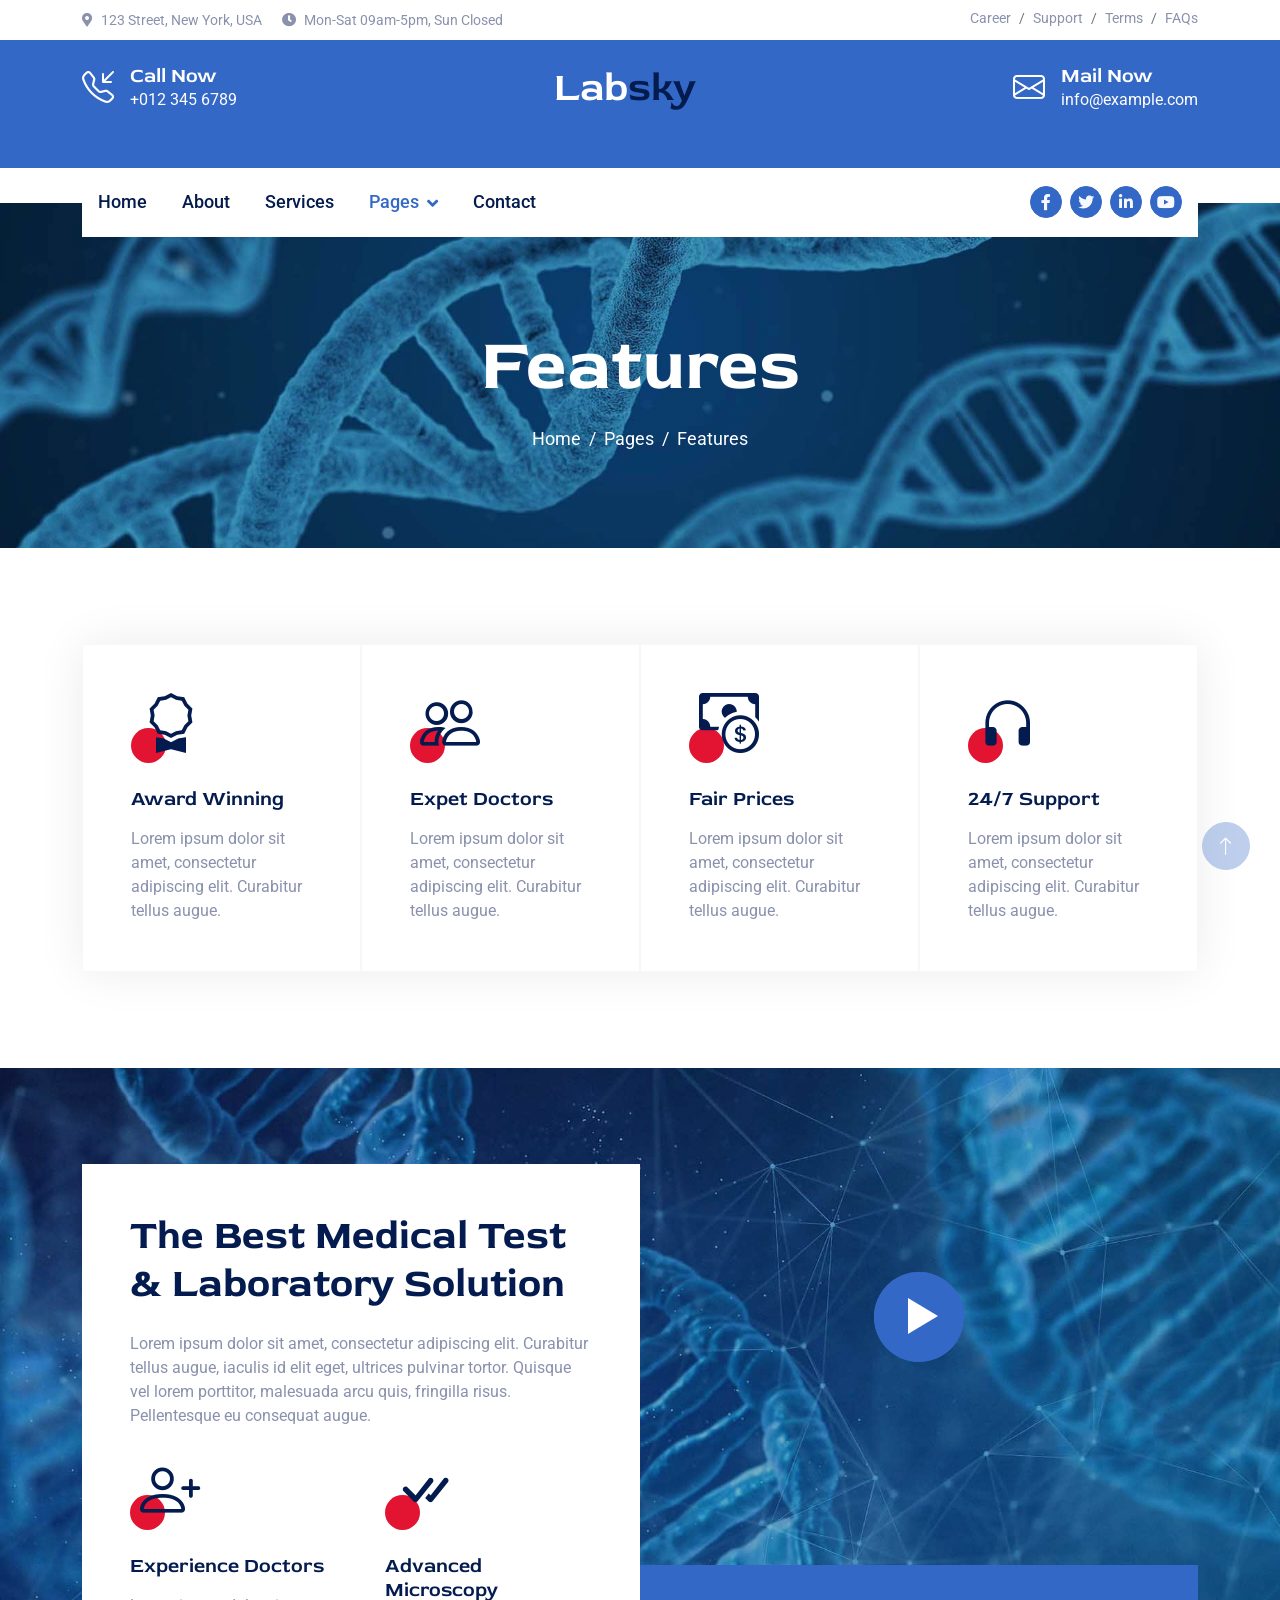
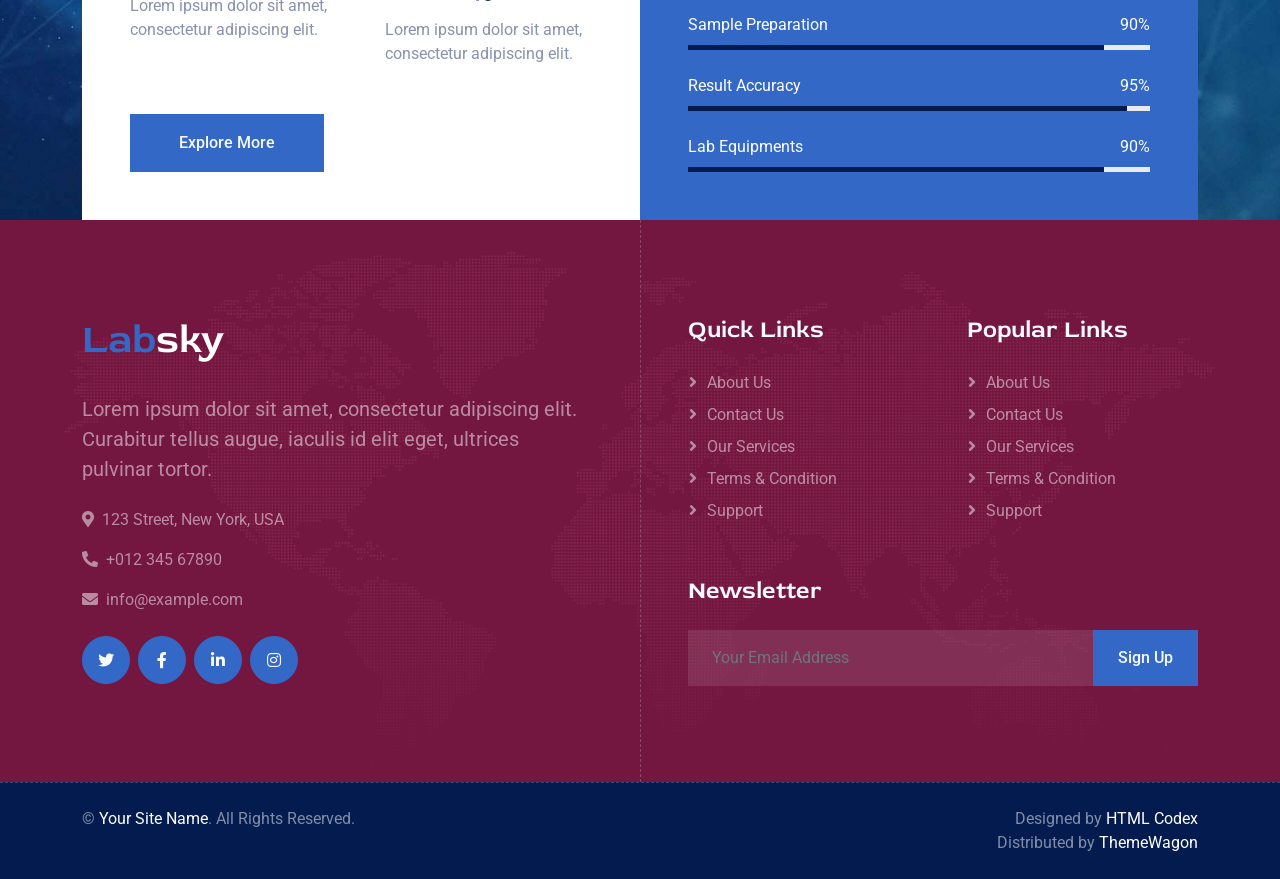
<file: app/static/feature.html>
<!DOCTYPE html>
<html lang="en">

<head>
    <meta charset="utf-8">
    <title>Labsky - Laboratory HTML Website Template</title>
    <meta content="width=device-width, initial-scale=1.0" name="viewport">
    <meta content="" name="keywords">
    <meta content="" name="description">

    <!-- Favicon -->
    <link href="img/favicon.ico" rel="icon">

    <!-- Google Web Fonts -->
    <link rel="preconnect" href="https://fonts.googleapis.com">
    <link rel="preconnect" href="https://fonts.gstatic.com" crossorigin>
    <link href="https://fonts.googleapis.com/css2?family=Roboto:wght@400;500&family=Red+Rose:wght@600;700&display=swap"
        rel="stylesheet">

    <!-- Icon Font Stylesheet -->
    <link href="https://cdnjs.cloudflare.com/ajax/libs/font-awesome/5.10.0/css/all.min.css" rel="stylesheet">
    <link rel="stylesheet" href="https://cdn.jsdelivr.net/npm/bootstrap-icons@1.10.4/font/bootstrap-icons.css">

    <!-- Libraries Stylesheet -->
    <link href="lib/animate/animate.min.css" rel="stylesheet">
    <link href="lib/owlcarousel/assets/owl.carousel.min.css" rel="stylesheet">

    <!-- Customized Bootstrap Stylesheet -->
    <link href="css/bootstrap.min.css" rel="stylesheet">

    <!-- Template Stylesheet -->
    <link href="css/style.css" rel="stylesheet">
</head>

<body>
    <!-- Spinner Start -->
    <div id="spinner"
        class="show bg-white position-fixed translate-middle w-100 vh-100 top-50 start-50 d-flex align-items-center justify-content-center">
        <div class="spinner-border text-primary" role="status" style="width: 3rem; height: 3rem;"></div>
    </div>
    <!-- Spinner End -->


    <!-- Topbar Start -->
    <div class="container-fluid py-2 d-none d-lg-flex">
        <div class="container">
            <div class="d-flex justify-content-between">
                <div>
                    <small class="me-3"><i class="fa fa-map-marker-alt me-2"></i>123 Street, New York, USA</small>
                    <small class="me-3"><i class="fa fa-clock me-2"></i>Mon-Sat 09am-5pm, Sun Closed</small>
                </div>
                <nav class="breadcrumb mb-0">
                    <a class="breadcrumb-item small text-body" href="#">Career</a>
                    <a class="breadcrumb-item small text-body" href="#">Support</a>
                    <a class="breadcrumb-item small text-body" href="#">Terms</a>
                    <a class="breadcrumb-item small text-body" href="#">FAQs</a>
                </nav>
            </div>
        </div>
    </div>
    <!-- Topbar End -->


    <!-- Brand Start -->
    <div class="container-fluid bg-primary text-white pt-4 pb-5 d-none d-lg-flex">
        <div class="container pb-2">
            <div class="d-flex align-items-center justify-content-between">
                <div class="d-flex">
                    <i class="bi bi-telephone-inbound fs-2"></i>
                    <div class="ms-3">
                        <h5 class="text-white mb-0">Call Now</h5>
                        <span>+012 345 6789</span>
                    </div>
                </div>
                <a href="/index" class="h1 text-white mb-0">Lab<span class="text-dark">sky</span></a>
                <div class="d-flex">
                    <i class="bi bi-envelope fs-2"></i>
                    <div class="ms-3">
                        <h5 class="text-white mb-0">Mail Now</h5>
                        <span>info@example.com</span>
                    </div>
                </div>
            </div>
        </div>
    </div>
    <!-- Brand End -->


    <!-- Navbar Start -->
    <div class="container-fluid sticky-top">
        <div class="container">
            <nav class="navbar navbar-expand-lg navbar-light bg-white py-lg-0 px-lg-3">
                <a href="/index" class="navbar-brand d-lg-none">
                    <h1 class="text-primary m-0">Lab<span class="text-dark">sky</span></h1>
                </a>
                <button type="button" class="navbar-toggler me-0" data-bs-toggle="collapse"
                    data-bs-target="#navbarCollapse">
                    <span class="navbar-toggler-icon"></span>
                </button>
                <div class="collapse navbar-collapse" id="navbarCollapse">
                    <div class="navbar-nav">
                        <a href="/index" class="nav-item nav-link">Home</a>
                        <a href="about.html" class="nav-item nav-link">About</a>
                        <a href="service.html" class="nav-item nav-link">Services</a>
                        <div class="nav-item dropdown">
                            <a href="#" class="nav-link dropdown-toggle active" data-bs-toggle="dropdown">Pages</a>
                            <div class="dropdown-menu bg-light m-0">
                                <a href="feature.html" class="dropdown-item active">Features</a>
                                <a href="team.html" class="dropdown-item">Our Team</a>
                                <a href="testimonial.html" class="dropdown-item">Testimonial</a>
                                <a href="appoinment.html" class="dropdown-item">Appoinment</a>
                                <a href="404.html" class="dropdown-item">404 Page</a>
                            </div>
                        </div>
                        <a href="contact.html" class="nav-item nav-link">Contact</a>
                    </div>
                    <div class="ms-auto d-none d-lg-flex">
                        <a class="btn btn-sm-square btn-primary ms-2" href=""><i class="fab fa-facebook-f"></i></a>
                        <a class="btn btn-sm-square btn-primary ms-2" href=""><i class="fab fa-twitter"></i></a>
                        <a class="btn btn-sm-square btn-primary ms-2" href=""><i class="fab fa-linkedin-in"></i></a>
                        <a class="btn btn-sm-square btn-primary ms-2" href=""><i class="fab fa-youtube"></i></a>
                    </div>
                </div>
            </nav>
        </div>
    </div>
    <!-- Navbar End -->


    <!-- Page Header Start -->
    <div class="container-fluid page-header py-5 mb-5 wow fadeIn" data-wow-delay="0.1s">
        <div class="container text-center py-5 mt-4">
            <h1 class="display-2 text-white mb-3 animated slideInDown">Features</h1>
            <nav aria-label="breadcrumb animated slideInDown">
                <ol class="breadcrumb justify-content-center mb-0">
                    <li class="breadcrumb-item"><a href="#">Home</a></li>
                    <li class="breadcrumb-item"><a href="#">Pages</a></li>
                    <li class="breadcrumb-item" aria-current="page">Features</li>
                </ol>
            </nav>
        </div>
    </div>
    <!-- Page Header End -->

    
    <!-- Features Start -->
    <div class="container-fluid py-5">
        <div class="container">
            <div class="row g-0 feature-row">
                <div class="col-md-6 col-lg-3 wow fadeIn" data-wow-delay="0.1s">
                    <div class="feature-item border h-100 p-5">
                        <div class="icon-box-primary mb-4">
                            <i class="bi bi-award text-dark"></i>
                        </div>
                        <h5 class="mb-3">Award Winning</h5>
                        <p class="mb-0">Lorem ipsum dolor sit amet, consectetur adipiscing elit. Curabitur tellus augue.</p>
                    </div>
                </div>
                <div class="col-md-6 col-lg-3 wow fadeIn" data-wow-delay="0.3s">
                    <div class="feature-item border h-100 p-5">
                        <div class="icon-box-primary mb-4">
                            <i class="bi bi-people text-dark"></i>
                        </div>
                        <h5 class="mb-3">Expet Doctors</h5>
                        <p class="mb-0">Lorem ipsum dolor sit amet, consectetur adipiscing elit. Curabitur tellus augue.</p>
                    </div>
                </div>
                <div class="col-md-6 col-lg-3 wow fadeIn" data-wow-delay="0.5s">
                    <div class="feature-item border h-100 p-5">
                        <div class="icon-box-primary mb-4">
                            <i class="bi bi-cash-coin text-dark"></i>
                        </div>
                        <h5 class="mb-3">Fair Prices</h5>
                        <p class="mb-0">Lorem ipsum dolor sit amet, consectetur adipiscing elit. Curabitur tellus augue.</p>
                    </div>
                </div>
                <div class="col-md-6 col-lg-3 wow fadeIn" data-wow-delay="0.7s">
                    <div class="feature-item border h-100 p-5">
                        <div class="icon-box-primary mb-4">
                            <i class="bi bi-headphones text-dark"></i>
                        </div>
                        <h5 class="mb-3">24/7 Support</h5>
                        <p class="mb-0">Lorem ipsum dolor sit amet, consectetur adipiscing elit. Curabitur tellus augue.</p>
                    </div>
                </div>
            </div>
        </div>
    </div>
    <!-- Features End -->


    <!-- Features Start -->
    <div class="container-fluid feature mt-5 wow fadeInUp" data-wow-delay="0.1s">
        <div class="container">
            <div class="row g-0">
                <div class="col-lg-6 pt-lg-5">
                    <div class="bg-white p-5 mt-lg-5">
                        <h1 class="display-6 mb-4 wow fadeIn" data-wow-delay="0.3s">The Best Medical Test & Laboratory Solution</h1>
                        <p class="mb-4 wow fadeIn" data-wow-delay="0.4s">Lorem ipsum dolor sit amet, consectetur adipiscing elit. Curabitur tellus augue, iaculis id elit eget, ultrices pulvinar tortor. Quisque vel lorem porttitor, malesuada arcu quis, fringilla risus. Pellentesque eu consequat augue.</p>
                        <div class="row g-5 pt-2 mb-5">
                            <div class="col-sm-6 wow fadeIn" data-wow-delay="0.3s">
                                <div class="icon-box-primary mb-4">
                                    <i class="bi bi-person-plus text-dark"></i>
                                </div>
                                <h5 class="mb-3">Experience Doctors</h5>
                                <span>Lorem ipsum dolor sit amet, consectetur adipiscing elit.</span>
                            </div>
                            <div class="col-sm-6 wow fadeIn" data-wow-delay="0.4s">
                                <div class="icon-box-primary mb-4">
                                    <i class="bi bi-check-all text-dark"></i>
                                </div>
                                <h5 class="mb-3">Advanced Microscopy</h5>
                                <span>Lorem ipsum dolor sit amet, consectetur adipiscing elit.</span>
                            </div>
                        </div>
                        <a class="btn btn-primary py-3 px-5 wow fadeIn" data-wow-delay="0.5s" href="">Explore More</a>
                    </div>
                </div>
                <div class="col-lg-6">
                    <div class="row h-100 align-items-end">
                        <div class="col-12 wow fadeIn" data-wow-delay="0.3s">
                            <div class="d-flex align-items-center justify-content-center" style="min-height: 300px;">
                                <button type="button" class="btn-play" data-bs-toggle="modal"
                                    data-src="https://www.youtube.com/embed/DWRcNpR6Kdc" data-bs-target="#videoModal">
                                    <span></span>
                                </button>
                            </div>
                        </div>
                        <div class="col-12">
                            <div class="bg-primary p-5">
                                <div class="experience mb-4 wow fadeIn" data-wow-delay="0.3s">
                                    <div class="d-flex justify-content-between mb-2">
                                        <span class="text-white">Sample Preparation</span>
                                        <span class="text-white">90%</span>
                                    </div>
                                    <div class="progress">
                                        <div class="progress-bar bg-dark" role="progressbar" aria-valuenow="90" aria-valuemin="0" aria-valuemax="100"></div>
                                    </div>
                                </div>
                                <div class="experience mb-4 wow fadeIn" data-wow-delay="0.4s">
                                    <div class="d-flex justify-content-between mb-2">
                                        <span class="text-white">Result Accuracy</span>
                                        <span class="text-white">95%</span>
                                    </div>
                                    <div class="progress">
                                        <div class="progress-bar bg-dark" role="progressbar" aria-valuenow="95" aria-valuemin="0" aria-valuemax="100"></div>
                                    </div>
                                </div>
                                <div class="experience mb-0 wow fadeIn" data-wow-delay="0.5s">
                                    <div class="d-flex justify-content-between mb-2">
                                        <span class="text-white">Lab Equipments</span>
                                        <span class="text-white">90%</span>
                                    </div>
                                    <div class="progress">
                                        <div class="progress-bar bg-dark" role="progressbar" aria-valuenow="90" aria-valuemin="0" aria-valuemax="100"></div>
                                    </div>
                                </div>
                            </div>
                        </div>
                    </div>
                </div>
            </div>
        </div>
    </div>
    <!-- Features End -->


    <!-- Footer Start -->
    <div class="container-fluid footer position-relative bg-dark text-white-50 py-5 wow fadeIn" data-wow-delay="0.1s">
        <div class="container">
            <div class="row g-5 py-5">
                <div class="col-lg-6 pe-lg-5">
                    <a href="/index" class="navbar-brand">
                        <h1 class="h1 text-primary mb-0">Lab<span class="text-white">sky</span></h1>
                    </a>
                    <p class="fs-5 mb-4">Lorem ipsum dolor sit amet, consectetur adipiscing elit. Curabitur tellus augue, iaculis id elit eget, ultrices pulvinar tortor.</p>
                    <p><i class="fa fa-map-marker-alt me-2"></i>123 Street, New York, USA</p>
                    <p><i class="fa fa-phone-alt me-2"></i>+012 345 67890</p>
                    <p><i class="fa fa-envelope me-2"></i>info@example.com</p>
                    <div class="d-flex mt-4">
                        <a class="btn btn-lg-square btn-primary me-2" href="#"><i class="fab fa-twitter"></i></a>
                        <a class="btn btn-lg-square btn-primary me-2" href="#"><i class="fab fa-facebook-f"></i></a>
                        <a class="btn btn-lg-square btn-primary me-2" href="#"><i class="fab fa-linkedin-in"></i></a>
                        <a class="btn btn-lg-square btn-primary me-2" href="#"><i class="fab fa-instagram"></i></a>
                    </div>
                </div>
                <div class="col-lg-6 ps-lg-5">
                    <div class="row g-5">
                        <div class="col-sm-6">
                            <h4 class="text-light mb-4">Quick Links</h4>
                            <a class="btn btn-link" href="">About Us</a>
                            <a class="btn btn-link" href="">Contact Us</a>
                            <a class="btn btn-link" href="">Our Services</a>
                            <a class="btn btn-link" href="">Terms & Condition</a>
                            <a class="btn btn-link" href="">Support</a>
                        </div>
                        <div class="col-sm-6">
                            <h4 class="text-light mb-4">Popular Links</h4>
                            <a class="btn btn-link" href="">About Us</a>
                            <a class="btn btn-link" href="">Contact Us</a>
                            <a class="btn btn-link" href="">Our Services</a>
                            <a class="btn btn-link" href="">Terms & Condition</a>
                            <a class="btn btn-link" href="">Support</a>
                        </div>
                        <div class="col-sm-12">
                            <h4 class="text-light mb-4">Newsletter</h4>
                            <div class="w-100">
                                <div class="input-group">
                                    <input type="text" class="form-control border-0 py-3 px-4" style="background: rgba(255, 255, 255, .1);" placeholder="Your Email Address"><button class="btn btn-primary px-4">Sign Up</button>
                                </div>
                            </div>
                        </div>
                    </div>
                </div>
            </div>
        </div>
    </div>
    <!-- Footer End -->


    <!-- Copyright Start -->
    <div class="container-fluid copyright bg-dark text-white-50 py-4">
        <div class="container">
            <div class="row">
                <div class="col-md-6 text-center text-md-start">
                    <p class="mb-0">&copy; <a href="#">Your Site Name</a>. All Rights Reserved.</p>
                </div>
                <div class="col-md-6 text-center text-md-end">
                    <!--/*** This template is free as long as you keep the footer author’s credit link/attribution link/backlink. If you'd like to use the template without the footer author’s credit link/attribution link/backlink, you can purchase the Credit Removal License from "https://htmlcodex.com/credit-removal". Thank you for your support. ***/-->
                    <p class="mb-0">Designed by <a href="https://htmlcodex.com">HTML Codex</a><br>Distributed by <a href="https://themewagon.com">ThemeWagon</a></p>
                </div>
            </div>
        </div>
    </div>
    <!-- Copyright End -->


    <!-- Back to Top -->
    <a href="#" class="btn btn-lg btn-primary btn-lg-square rounded-circle back-to-top"><i class="bi bi-arrow-up"></i></a>


    <!-- JavaScript Libraries -->
    <script src="https://ajax.googleapis.com/ajax/libs/jquery/3.6.1/jquery.min.js"></script>
    <script src="https://cdn.jsdelivr.net/npm/bootstrap@5.0.0/dist/js/bootstrap.bundle.min.js"></script>
    <script src="lib/wow/wow.min.js"></script>
    <script src="lib/easing/easing.min.js"></script>
    <script src="lib/waypoints/waypoints.min.js"></script>
    <script src="lib/counterup/counterup.min.js"></script>
    <script src="lib/owlcarousel/owl.carousel.min.js"></script>

    <!-- Template Javascript -->
    <script src="js/main.js"></script>
</body>

</html>
</file>
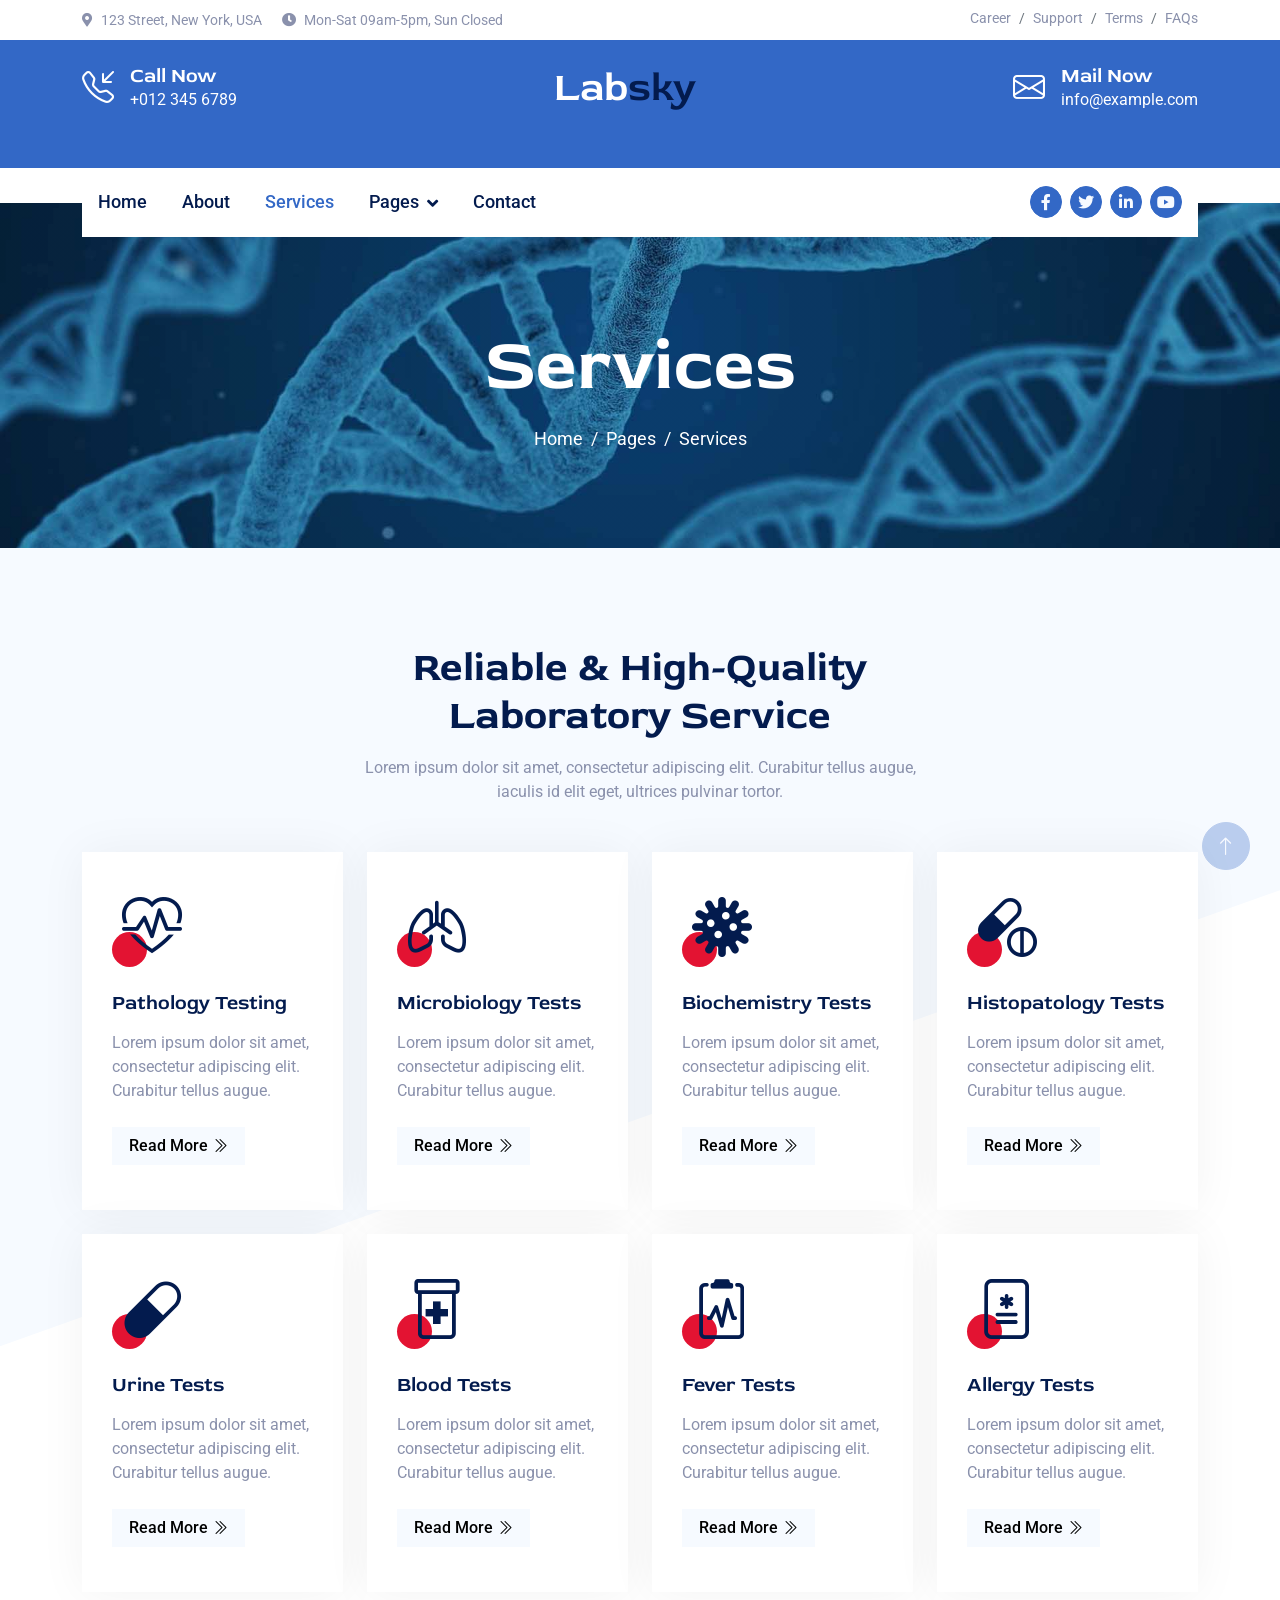
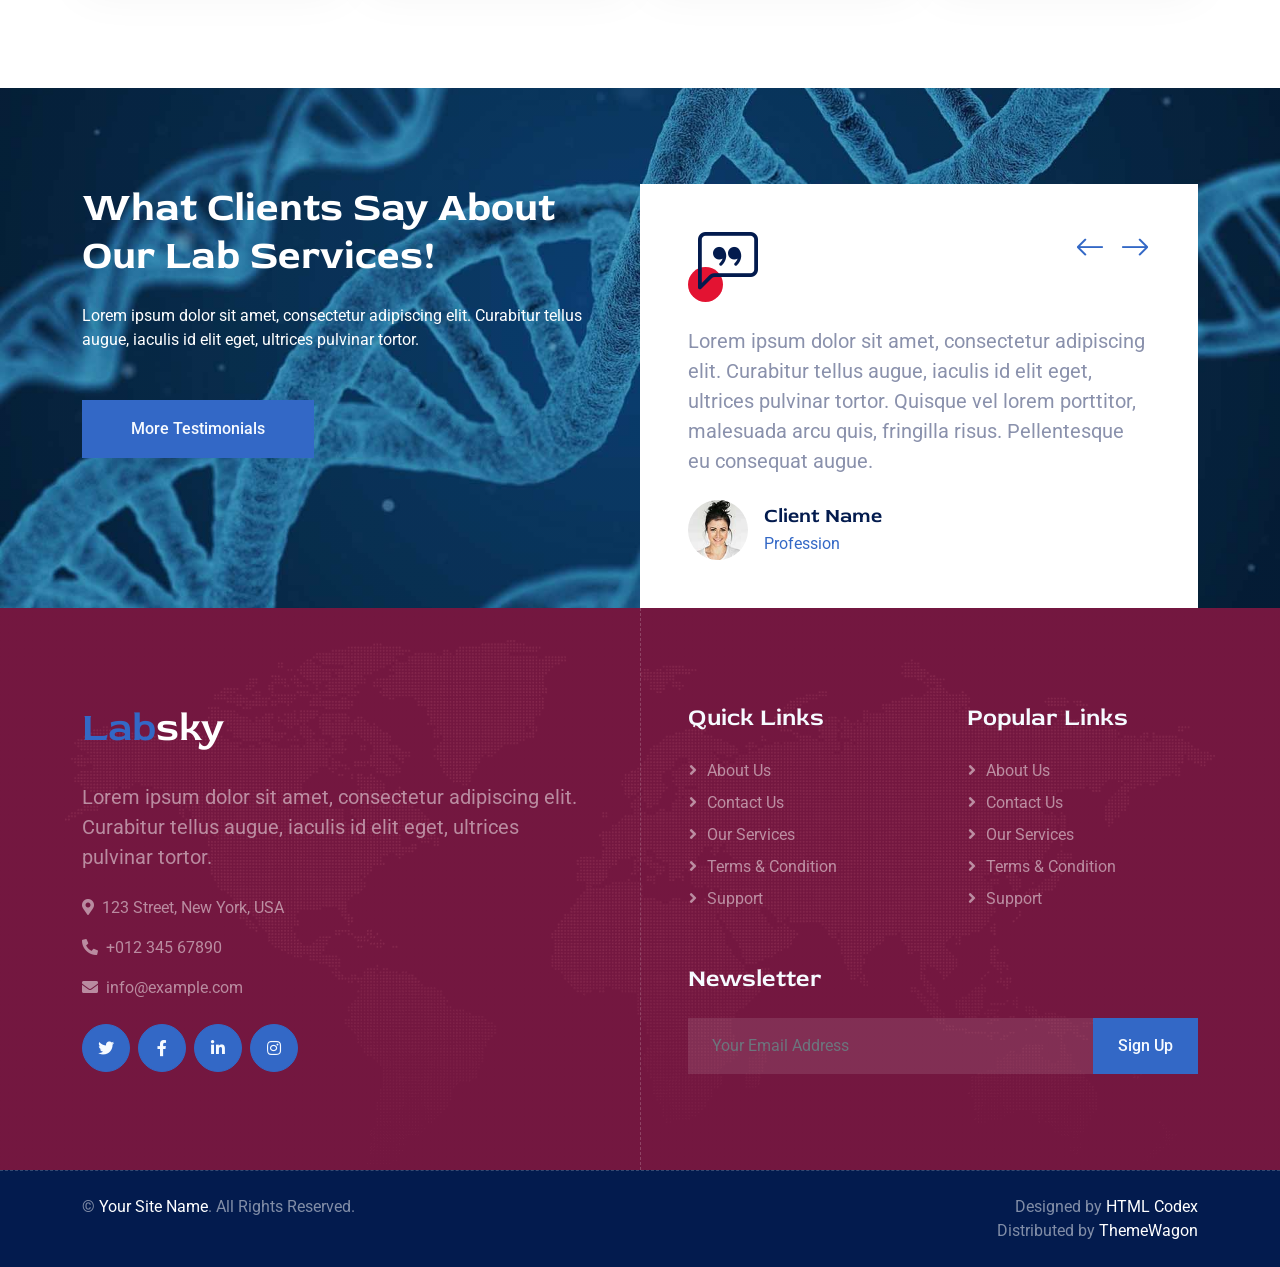
<file: app/static/service.html>
<!DOCTYPE html>
<html lang="en">

<head>
    <meta charset="utf-8">
    <title>Labsky - Laboratory HTML Website Template</title>
    <meta content="width=device-width, initial-scale=1.0" name="viewport">
    <meta content="" name="keywords">
    <meta content="" name="description">

    <!-- Favicon -->
    <link href="img/favicon.ico" rel="icon">

    <!-- Google Web Fonts -->
    <link rel="preconnect" href="https://fonts.googleapis.com">
    <link rel="preconnect" href="https://fonts.gstatic.com" crossorigin>
    <link href="https://fonts.googleapis.com/css2?family=Roboto:wght@400;500&family=Red+Rose:wght@600;700&display=swap"
        rel="stylesheet">

    <!-- Icon Font Stylesheet -->
    <link href="https://cdnjs.cloudflare.com/ajax/libs/font-awesome/5.10.0/css/all.min.css" rel="stylesheet">
    <link rel="stylesheet" href="https://cdn.jsdelivr.net/npm/bootstrap-icons@1.10.4/font/bootstrap-icons.css">

    <!-- Libraries Stylesheet -->
    <link href="lib/animate/animate.min.css" rel="stylesheet">
    <link href="lib/owlcarousel/assets/owl.carousel.min.css" rel="stylesheet">

    <!-- Customized Bootstrap Stylesheet -->
    <link href="css/bootstrap.min.css" rel="stylesheet">

    <!-- Template Stylesheet -->
    <link href="css/style.css" rel="stylesheet">
</head>

<body>
    <!-- Spinner Start -->
    <div id="spinner"
        class="show bg-white position-fixed translate-middle w-100 vh-100 top-50 start-50 d-flex align-items-center justify-content-center">
        <div class="spinner-border text-primary" role="status" style="width: 3rem; height: 3rem;"></div>
    </div>
    <!-- Spinner End -->


    <!-- Topbar Start -->
    <div class="container-fluid py-2 d-none d-lg-flex">
        <div class="container">
            <div class="d-flex justify-content-between">
                <div>
                    <small class="me-3"><i class="fa fa-map-marker-alt me-2"></i>123 Street, New York, USA</small>
                    <small class="me-3"><i class="fa fa-clock me-2"></i>Mon-Sat 09am-5pm, Sun Closed</small>
                </div>
                <nav class="breadcrumb mb-0">
                    <a class="breadcrumb-item small text-body" href="#">Career</a>
                    <a class="breadcrumb-item small text-body" href="#">Support</a>
                    <a class="breadcrumb-item small text-body" href="#">Terms</a>
                    <a class="breadcrumb-item small text-body" href="#">FAQs</a>
                </nav>
            </div>
        </div>
    </div>
    <!-- Topbar End -->


    <!-- Brand Start -->
    <div class="container-fluid bg-primary text-white pt-4 pb-5 d-none d-lg-flex">
        <div class="container pb-2">
            <div class="d-flex align-items-center justify-content-between">
                <div class="d-flex">
                    <i class="bi bi-telephone-inbound fs-2"></i>
                    <div class="ms-3">
                        <h5 class="text-white mb-0">Call Now</h5>
                        <span>+012 345 6789</span>
                    </div>
                </div>
                <a href="/index" class="h1 text-white mb-0">Lab<span class="text-dark">sky</span></a>
                <div class="d-flex">
                    <i class="bi bi-envelope fs-2"></i>
                    <div class="ms-3">
                        <h5 class="text-white mb-0">Mail Now</h5>
                        <span>info@example.com</span>
                    </div>
                </div>
            </div>
        </div>
    </div>
    <!-- Brand End -->


    <!-- Navbar Start -->
    <div class="container-fluid sticky-top">
        <div class="container">
            <nav class="navbar navbar-expand-lg navbar-light bg-white py-lg-0 px-lg-3">
                <a href="/index" class="navbar-brand d-lg-none">
                    <h1 class="text-primary m-0">Lab<span class="text-dark">sky</span></h1>
                </a>
                <button type="button" class="navbar-toggler me-0" data-bs-toggle="collapse"
                    data-bs-target="#navbarCollapse">
                    <span class="navbar-toggler-icon"></span>
                </button>
                <div class="collapse navbar-collapse" id="navbarCollapse">
                    <div class="navbar-nav">
                        <a href="/index" class="nav-item nav-link">Home</a>
                        <a href="about.html" class="nav-item nav-link">About</a>
                        <a href="service.html" class="nav-item nav-link active">Services</a>
                        <div class="nav-item dropdown">
                            <a href="#" class="nav-link dropdown-toggle" data-bs-toggle="dropdown">Pages</a>
                            <div class="dropdown-menu bg-light m-0">
                                <a href="feature.html" class="dropdown-item">Features</a>
                                <a href="team.html" class="dropdown-item">Our Team</a>
                                <a href="testimonial.html" class="dropdown-item">Testimonial</a>
                                <a href="appoinment.html" class="dropdown-item">Appoinment</a>
                                <a href="404.html" class="dropdown-item">404 Page</a>
                            </div>
                        </div>
                        <a href="contact.html" class="nav-item nav-link">Contact</a>
                    </div>
                    <div class="ms-auto d-none d-lg-flex">
                        <a class="btn btn-sm-square btn-primary ms-2" href=""><i class="fab fa-facebook-f"></i></a>
                        <a class="btn btn-sm-square btn-primary ms-2" href=""><i class="fab fa-twitter"></i></a>
                        <a class="btn btn-sm-square btn-primary ms-2" href=""><i class="fab fa-linkedin-in"></i></a>
                        <a class="btn btn-sm-square btn-primary ms-2" href=""><i class="fab fa-youtube"></i></a>
                    </div>
                </div>
            </nav>
        </div>
    </div>
    <!-- Navbar End -->


    <!-- Page Header Start -->
    <div class="container-fluid page-header py-5 wow fadeIn" data-wow-delay="0.1s">
        <div class="container text-center py-5 mt-4">
            <h1 class="display-2 text-white mb-3 animated slideInDown">Services</h1>
            <nav aria-label="breadcrumb animated slideInDown">
                <ol class="breadcrumb justify-content-center mb-0">
                    <li class="breadcrumb-item"><a href="#">Home</a></li>
                    <li class="breadcrumb-item"><a href="#">Pages</a></li>
                    <li class="breadcrumb-item" aria-current="page">Services</li>
                </ol>
            </nav>
        </div>
    </div>
    <!-- Page Header End -->

    
    <!-- Service Start -->
    <div class="container-fluid container-service py-5">
        <div class="container py-5">
            <div class="text-center mx-auto wow fadeInUp" data-wow-delay="0.1s" style="max-width: 600px;">
                <h1 class="display-6 mb-3">Reliable & High-Quality Laboratory Service</h1>
                <p class="mb-5">Lorem ipsum dolor sit amet, consectetur adipiscing elit. Curabitur tellus augue, iaculis id elit eget, ultrices pulvinar tortor.</p>
            </div>
            <div class="row g-4">
                <div class="col-lg-3 col-md-6 wow fadeInUp" data-wow-delay="0.1s">
                    <div class="service-item">
                        <div class="icon-box-primary mb-4">
                            <i class="bi bi-heart-pulse text-dark"></i>
                        </div>
                        <h5 class="mb-3">Pathology Testing</h4>
                            <p class="mb-4">Lorem ipsum dolor sit amet, consectetur adipiscing elit. Curabitur tellus augue.</p>
                        <a class="btn btn-light px-3" href="">Read More<i class="bi bi-chevron-double-right ms-1"></i></a>
                    </div>
                </div>
                <div class="col-lg-3 col-md-6 wow fadeInUp" data-wow-delay="0.3s">
                    <div class="service-item">
                        <div class="icon-box-primary mb-4">
                            <i class="bi bi-lungs text-dark"></i>
                        </div>
                        <h5 class="mb-3">Microbiology Tests</h4>
                            <p class="mb-4">Lorem ipsum dolor sit amet, consectetur adipiscing elit. Curabitur tellus augue.</p>
                        <a class="btn btn-light px-3" href="">Read More<i class="bi bi-chevron-double-right ms-1"></i></a>
                    </div>
                </div>
                <div class="col-lg-3 col-md-6 wow fadeInUp" data-wow-delay="0.5s">
                    <div class="service-item">
                        <div class="icon-box-primary mb-4">
                            <i class="bi bi-virus text-dark"></i>
                        </div>
                        <h5 class="mb-3">Biochemistry Tests</h4>
                            <p class="mb-4">Lorem ipsum dolor sit amet, consectetur adipiscing elit. Curabitur tellus augue.</p>
                        <a class="btn btn-light px-3" href="">Read More<i class="bi bi-chevron-double-right ms-1"></i></a>
                    </div>
                </div>
                <div class="col-lg-3 col-md-6 wow fadeInUp" data-wow-delay="0.7s">
                    <div class="service-item">
                        <div class="icon-box-primary mb-4">
                            <i class="bi bi-capsule-pill text-dark"></i>
                        </div>
                        <h5 class="mb-3">Histopatology Tests</h4>
                            <p class="mb-4">Lorem ipsum dolor sit amet, consectetur adipiscing elit. Curabitur tellus augue.</p>
                        <a class="btn btn-light px-3" href="">Read More<i class="bi bi-chevron-double-right ms-1"></i></a>
                    </div>
                </div>
                <div class="col-lg-3 col-md-6 wow fadeInUp" data-wow-delay="0.1s">
                    <div class="service-item">
                        <div class="icon-box-primary mb-4">
                            <i class="bi bi-capsule text-dark"></i>
                        </div>
                        <h5 class="mb-3">Urine Tests</h4>
                            <p class="mb-4">Lorem ipsum dolor sit amet, consectetur adipiscing elit. Curabitur tellus augue.</p>
                        <a class="btn btn-light px-3" href="">Read More<i class="bi bi-chevron-double-right ms-1"></i></a>
                    </div>
                </div>
                <div class="col-lg-3 col-md-6 wow fadeInUp" data-wow-delay="0.3s">
                    <div class="service-item">
                        <div class="icon-box-primary mb-4">
                            <i class="bi bi-prescription2 text-dark"></i>
                        </div>
                        <h5 class="mb-3">Blood Tests</h4>
                            <p class="mb-4">Lorem ipsum dolor sit amet, consectetur adipiscing elit. Curabitur tellus augue.</p>
                        <a class="btn btn-light px-3" href="">Read More<i class="bi bi-chevron-double-right ms-1"></i></a>
                    </div>
                </div>
                <div class="col-lg-3 col-md-6 wow fadeInUp" data-wow-delay="0.5s">
                    <div class="service-item">
                        <div class="icon-box-primary mb-4">
                            <i class="bi bi-clipboard2-pulse text-dark"></i>
                        </div>
                        <h5 class="mb-3">Fever Tests</h4>
                            <p class="mb-4">Lorem ipsum dolor sit amet, consectetur adipiscing elit. Curabitur tellus augue.</p>
                        <a class="btn btn-light px-3" href="">Read More<i class="bi bi-chevron-double-right ms-1"></i></a>
                    </div>
                </div>
                <div class="col-lg-3 col-md-6 wow fadeInUp" data-wow-delay="0.7s">
                    <div class="service-item">
                        <div class="icon-box-primary mb-4">
                            <i class="bi bi-file-medical text-dark"></i>
                        </div>
                        <h5 class="mb-3">Allergy Tests</h4>
                            <p class="mb-4">Lorem ipsum dolor sit amet, consectetur adipiscing elit. Curabitur tellus augue.</p>
                        <a class="btn btn-light px-3" href="">Read More<i class="bi bi-chevron-double-right ms-1"></i></a>
                    </div>
                </div>
            </div>
        </div>
    </div>
    <!-- Service End -->


    <!-- Testimonial Start -->
    <div class="container-fluid testimonial py-5">
        <div class="container pt-5">
            <div class="row gy-5 gx-0">
                <div class="col-lg-6 pe-lg-5 wow fadeIn" data-wow-delay="0.3s">
                    <h1 class="display-6 text-white mb-4">What Clients Say About Our Lab Services!</h1>
                    <p class="text-white mb-5">Lorem ipsum dolor sit amet, consectetur adipiscing elit. Curabitur tellus augue, iaculis id elit eget, ultrices pulvinar tortor.</p>
                    <a href="" class="btn btn-primary py-3 px-5">More Testimonials</a>
                </div>
                <div class="col-lg-6 mb-n5 wow fadeIn" data-wow-delay="0.5s">
                    <div class="bg-white p-5">
                        <div class="owl-carousel testimonial-carousel wow fadeIn" data-wow-delay="0.1s">
                            <div class="testimonial-item">
                                <div class="icon-box-primary mb-4">
                                    <i class="bi bi-chat-left-quote text-dark"></i>
                                </div>
                                <p class="fs-5 mb-4">Lorem ipsum dolor sit amet, consectetur adipiscing elit. Curabitur tellus augue, iaculis id elit eget, ultrices pulvinar tortor. Quisque vel lorem porttitor, malesuada arcu quis, fringilla risus. Pellentesque eu consequat augue.</p>
                                <div class="d-flex align-items-center">
                                    <img class="flex-shrink-0" src="img/testimonial-1.jpg" alt="">
                                    <div class="ps-3">
                                        <h5 class="mb-1">Client Name</h5>
                                        <span class="text-primary">Profession</span>
                                    </div>
                                </div>
                            </div>
                            <div class="testimonial-item">
                                <div class="icon-box-primary mb-4">
                                    <i class="bi bi-chat-left-quote text-dark"></i>
                                </div>
                                <p class="fs-5 mb-4">Lorem ipsum dolor sit amet, consectetur adipiscing elit. Curabitur tellus augue, iaculis id elit eget, ultrices pulvinar tortor. Quisque vel lorem porttitor, malesuada arcu quis, fringilla risus. Pellentesque eu consequat augue.</p>
                                <div class="d-flex align-items-center">
                                    <img class="flex-shrink-0" src="img/testimonial-2.jpg" alt="">
                                    <div class="ps-3">
                                        <h5 class="mb-1">Client Name</h5>
                                        <span class="text-primary">Profession</span>
                                    </div>
                                </div>
                            </div>
                        </div>
                    </div>
                </div>
            </div>
        </div>
    </div>
    <!-- Testimonial End -->


    <!-- Footer Start -->
    <div class="container-fluid footer position-relative bg-dark text-white-50 py-5 wow fadeIn" data-wow-delay="0.1s">
        <div class="container">
            <div class="row g-5 py-5">
                <div class="col-lg-6 pe-lg-5">
                    <a href="/index" class="navbar-brand">
                        <h1 class="h1 text-primary mb-0">Lab<span class="text-white">sky</span></h1>
                    </a>
                    <p class="fs-5 mb-4">Lorem ipsum dolor sit amet, consectetur adipiscing elit. Curabitur tellus augue, iaculis id elit eget, ultrices pulvinar tortor.</p>
                    <p><i class="fa fa-map-marker-alt me-2"></i>123 Street, New York, USA</p>
                    <p><i class="fa fa-phone-alt me-2"></i>+012 345 67890</p>
                    <p><i class="fa fa-envelope me-2"></i>info@example.com</p>
                    <div class="d-flex mt-4">
                        <a class="btn btn-lg-square btn-primary me-2" href="#"><i class="fab fa-twitter"></i></a>
                        <a class="btn btn-lg-square btn-primary me-2" href="#"><i class="fab fa-facebook-f"></i></a>
                        <a class="btn btn-lg-square btn-primary me-2" href="#"><i class="fab fa-linkedin-in"></i></a>
                        <a class="btn btn-lg-square btn-primary me-2" href="#"><i class="fab fa-instagram"></i></a>
                    </div>
                </div>
                <div class="col-lg-6 ps-lg-5">
                    <div class="row g-5">
                        <div class="col-sm-6">
                            <h4 class="text-light mb-4">Quick Links</h4>
                            <a class="btn btn-link" href="">About Us</a>
                            <a class="btn btn-link" href="">Contact Us</a>
                            <a class="btn btn-link" href="">Our Services</a>
                            <a class="btn btn-link" href="">Terms & Condition</a>
                            <a class="btn btn-link" href="">Support</a>
                        </div>
                        <div class="col-sm-6">
                            <h4 class="text-light mb-4">Popular Links</h4>
                            <a class="btn btn-link" href="">About Us</a>
                            <a class="btn btn-link" href="">Contact Us</a>
                            <a class="btn btn-link" href="">Our Services</a>
                            <a class="btn btn-link" href="">Terms & Condition</a>
                            <a class="btn btn-link" href="">Support</a>
                        </div>
                        <div class="col-sm-12">
                            <h4 class="text-light mb-4">Newsletter</h4>
                            <div class="w-100">
                                <div class="input-group">
                                    <input type="text" class="form-control border-0 py-3 px-4" style="background: rgba(255, 255, 255, .1);" placeholder="Your Email Address"><button class="btn btn-primary px-4">Sign Up</button>
                                </div>
                            </div>
                        </div>
                    </div>
                </div>
            </div>
        </div>
    </div>
    <!-- Footer End -->


    <!-- Copyright Start -->
    <div class="container-fluid copyright bg-dark text-white-50 py-4">
        <div class="container">
            <div class="row">
                <div class="col-md-6 text-center text-md-start">
                    <p class="mb-0">&copy; <a href="#">Your Site Name</a>. All Rights Reserved.</p>
                </div>
                <div class="col-md-6 text-center text-md-end">
                    <!--/*** This template is free as long as you keep the footer author’s credit link/attribution link/backlink. If you'd like to use the template without the footer author’s credit link/attribution link/backlink, you can purchase the Credit Removal License from "https://htmlcodex.com/credit-removal". Thank you for your support. ***/-->
                    <p class="mb-0">Designed by <a href="https://htmlcodex.com">HTML Codex</a><br>Distributed by <a href="https://themewagon.com">ThemeWagon</a></p>
                </div>
            </div>
        </div>
    </div>
    <!-- Copyright End -->


    <!-- Back to Top -->
    <a href="#" class="btn btn-lg btn-primary btn-lg-square rounded-circle back-to-top"><i class="bi bi-arrow-up"></i></a>


    <!-- JavaScript Libraries -->
    <script src="https://ajax.googleapis.com/ajax/libs/jquery/3.6.1/jquery.min.js"></script>
    <script src="https://cdn.jsdelivr.net/npm/bootstrap@5.0.0/dist/js/bootstrap.bundle.min.js"></script>
    <script src="lib/wow/wow.min.js"></script>
    <script src="lib/easing/easing.min.js"></script>
    <script src="lib/waypoints/waypoints.min.js"></script>
    <script src="lib/counterup/counterup.min.js"></script>
    <script src="lib/owlcarousel/owl.carousel.min.js"></script>

    <!-- Template Javascript -->
    <script src="js/main.js"></script>
</body>

</html>
</file>
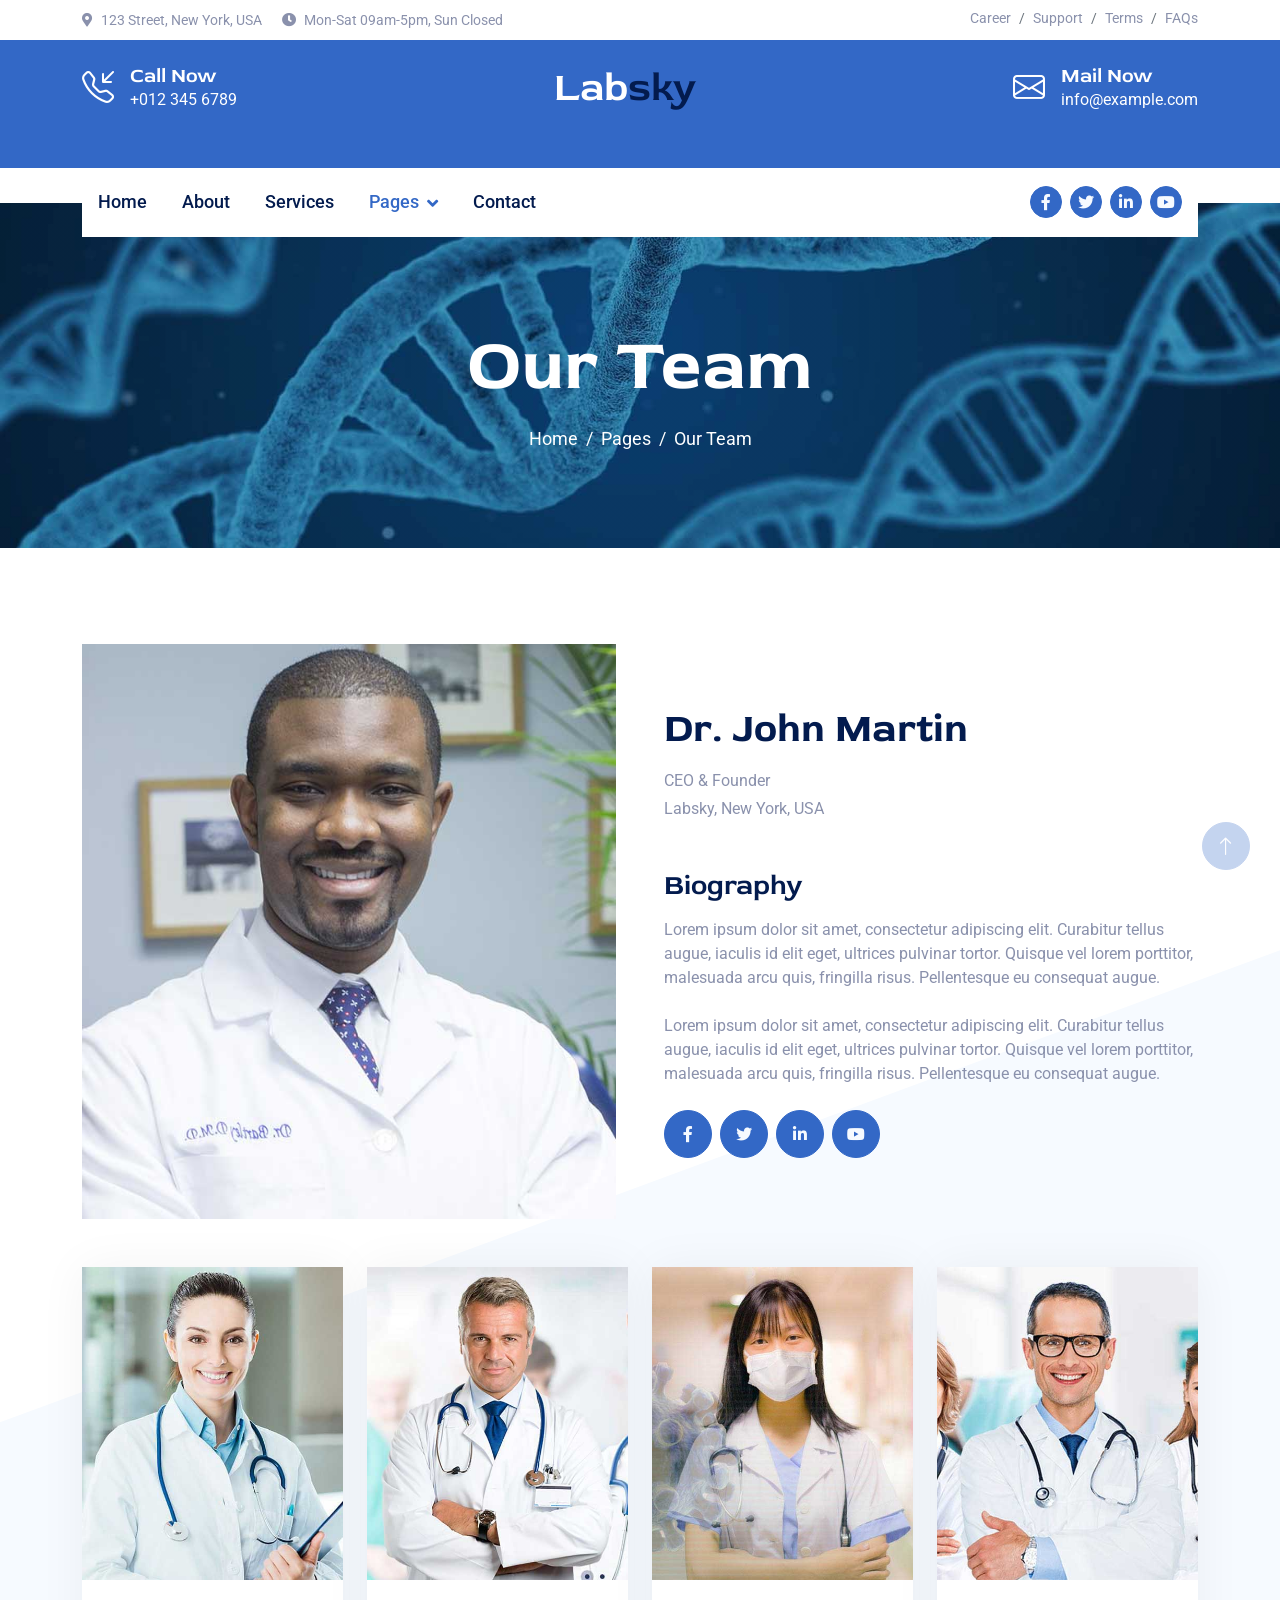
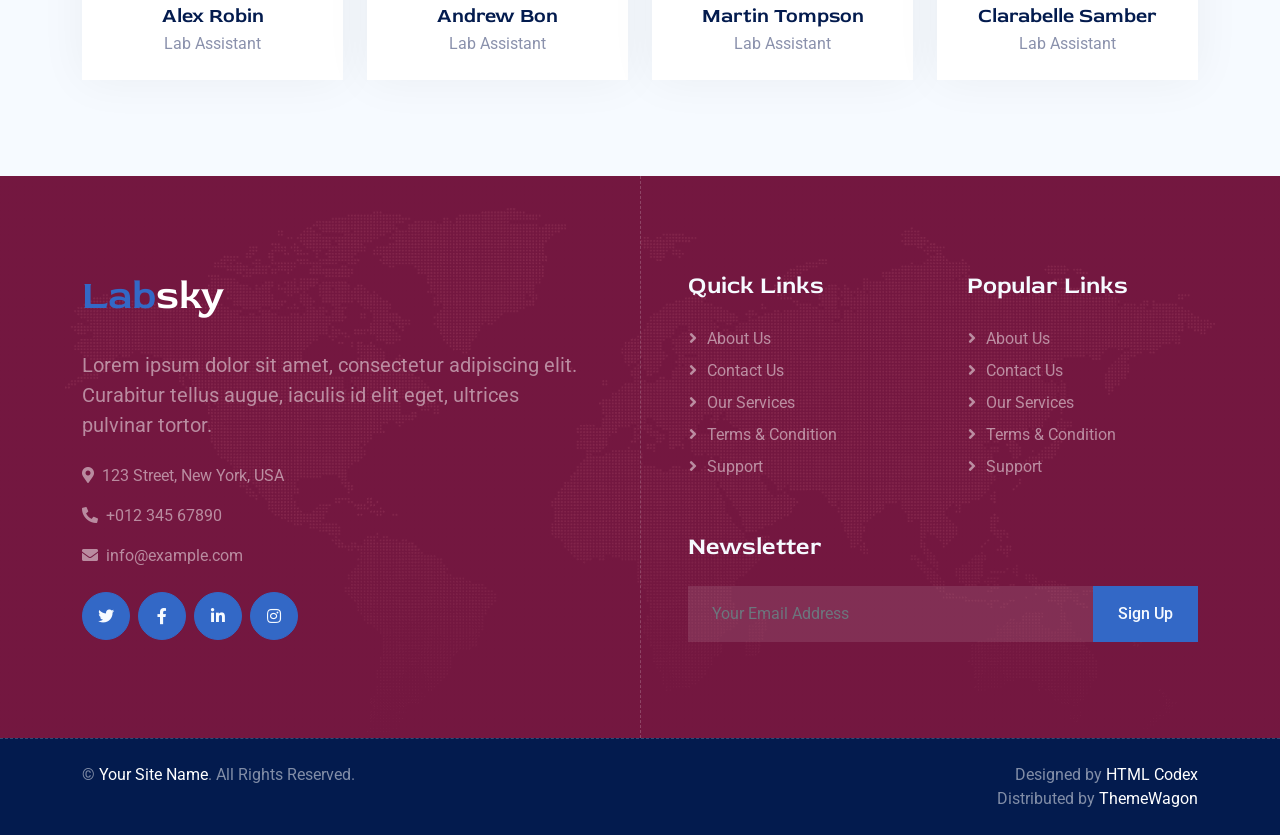
<file: app/static/team.html>
<!DOCTYPE html>
<html lang="en">

<head>
    <meta charset="utf-8">
    <title>Labsky - Laboratory HTML Website Template</title>
    <meta content="width=device-width, initial-scale=1.0" name="viewport">
    <meta content="" name="keywords">
    <meta content="" name="description">

    <!-- Favicon -->
    <link href="img/favicon.ico" rel="icon">

    <!-- Google Web Fonts -->
    <link rel="preconnect" href="https://fonts.googleapis.com">
    <link rel="preconnect" href="https://fonts.gstatic.com" crossorigin>
    <link href="https://fonts.googleapis.com/css2?family=Roboto:wght@400;500&family=Red+Rose:wght@600;700&display=swap"
        rel="stylesheet">

    <!-- Icon Font Stylesheet -->
    <link href="https://cdnjs.cloudflare.com/ajax/libs/font-awesome/5.10.0/css/all.min.css" rel="stylesheet">
    <link rel="stylesheet" href="https://cdn.jsdelivr.net/npm/bootstrap-icons@1.10.4/font/bootstrap-icons.css">

    <!-- Libraries Stylesheet -->
    <link href="lib/animate/animate.min.css" rel="stylesheet">
    <link href="lib/owlcarousel/assets/owl.carousel.min.css" rel="stylesheet">

    <!-- Customized Bootstrap Stylesheet -->
    <link href="css/bootstrap.min.css" rel="stylesheet">

    <!-- Template Stylesheet -->
    <link href="css/style.css" rel="stylesheet">
</head>

<body>
    <!-- Spinner Start -->
    <div id="spinner"
        class="show bg-white position-fixed translate-middle w-100 vh-100 top-50 start-50 d-flex align-items-center justify-content-center">
        <div class="spinner-border text-primary" role="status" style="width: 3rem; height: 3rem;"></div>
    </div>
    <!-- Spinner End -->


    <!-- Topbar Start -->
    <div class="container-fluid py-2 d-none d-lg-flex">
        <div class="container">
            <div class="d-flex justify-content-between">
                <div>
                    <small class="me-3"><i class="fa fa-map-marker-alt me-2"></i>123 Street, New York, USA</small>
                    <small class="me-3"><i class="fa fa-clock me-2"></i>Mon-Sat 09am-5pm, Sun Closed</small>
                </div>
                <nav class="breadcrumb mb-0">
                    <a class="breadcrumb-item small text-body" href="#">Career</a>
                    <a class="breadcrumb-item small text-body" href="#">Support</a>
                    <a class="breadcrumb-item small text-body" href="#">Terms</a>
                    <a class="breadcrumb-item small text-body" href="#">FAQs</a>
                </nav>
            </div>
        </div>
    </div>
    <!-- Topbar End -->


    <!-- Brand Start -->
    <div class="container-fluid bg-primary text-white pt-4 pb-5 d-none d-lg-flex">
        <div class="container pb-2">
            <div class="d-flex align-items-center justify-content-between">
                <div class="d-flex">
                    <i class="bi bi-telephone-inbound fs-2"></i>
                    <div class="ms-3">
                        <h5 class="text-white mb-0">Call Now</h5>
                        <span>+012 345 6789</span>
                    </div>
                </div>
                <a href="/index" class="h1 text-white mb-0">Lab<span class="text-dark">sky</span></a>
                <div class="d-flex">
                    <i class="bi bi-envelope fs-2"></i>
                    <div class="ms-3">
                        <h5 class="text-white mb-0">Mail Now</h5>
                        <span>info@example.com</span>
                    </div>
                </div>
            </div>
        </div>
    </div>
    <!-- Brand End -->


    <!-- Navbar Start -->
    <div class="container-fluid sticky-top">
        <div class="container">
            <nav class="navbar navbar-expand-lg navbar-light bg-white py-lg-0 px-lg-3">
                <a href="/index" class="navbar-brand d-lg-none">
                    <h1 class="text-primary m-0">Lab<span class="text-dark">sky</span></h1>
                </a>
                <button type="button" class="navbar-toggler me-0" data-bs-toggle="collapse"
                    data-bs-target="#navbarCollapse">
                    <span class="navbar-toggler-icon"></span>
                </button>
                <div class="collapse navbar-collapse" id="navbarCollapse">
                    <div class="navbar-nav">
                        <a href="/index" class="nav-item nav-link">Home</a>
                        <a href="about.html" class="nav-item nav-link">About</a>
                        <a href="service.html" class="nav-item nav-link">Services</a>
                        <div class="nav-item dropdown">
                            <a href="#" class="nav-link dropdown-toggle active" data-bs-toggle="dropdown">Pages</a>
                            <div class="dropdown-menu bg-light m-0">
                                <a href="feature.html" class="dropdown-item">Features</a>
                                <a href="team.html" class="dropdown-item active">Our Team</a>
                                <a href="testimonial.html" class="dropdown-item">Testimonial</a>
                                <a href="appoinment.html" class="dropdown-item">Appoinment</a>
                                <a href="404.html" class="dropdown-item">404 Page</a>
                            </div>
                        </div>
                        <a href="contact.html" class="nav-item nav-link">Contact</a>
                    </div>
                    <div class="ms-auto d-none d-lg-flex">
                        <a class="btn btn-sm-square btn-primary ms-2" href=""><i class="fab fa-facebook-f"></i></a>
                        <a class="btn btn-sm-square btn-primary ms-2" href=""><i class="fab fa-twitter"></i></a>
                        <a class="btn btn-sm-square btn-primary ms-2" href=""><i class="fab fa-linkedin-in"></i></a>
                        <a class="btn btn-sm-square btn-primary ms-2" href=""><i class="fab fa-youtube"></i></a>
                    </div>
                </div>
            </nav>
        </div>
    </div>
    <!-- Navbar End -->


    <!-- Page Header Start -->
    <div class="container-fluid page-header py-5 mb-5 wow fadeIn" data-wow-delay="0.1s">
        <div class="container text-center py-5 mt-4">
            <h1 class="display-2 text-white mb-3 animated slideInDown">Our Team</h1>
            <nav aria-label="breadcrumb animated slideInDown">
                <ol class="breadcrumb justify-content-center mb-0">
                    <li class="breadcrumb-item"><a href="#">Home</a></li>
                    <li class="breadcrumb-item"><a href="#">Pages</a></li>
                    <li class="breadcrumb-item" aria-current="page">Our Team</li>
                </ol>
            </nav>
        </div>
    </div>
    <!-- Page Header End -->

    
    <!-- Team Start -->
    <div class="container-fluid container-team py-5">
        <div class="container pb-5">
            <div class="row g-5 align-items-center mb-5">
                <div class="col-md-6 wow fadeIn" data-wow-delay="0.3s">
                    <img class="img-fluid w-100" src="img/team-1.jpg" alt="">
                </div>
                <div class="col-md-6 wow fadeIn" data-wow-delay="0.5s">
                    <h1 class="display-6 mb-3">Dr. John Martin</h1>
                    <p class="mb-1">CEO & Founder</p>
                    <p class="mb-5">Labsky, New York, USA</p>
                    <h3 class="mb-3">Biography</h3>
                    <p class="mb-4">Lorem ipsum dolor sit amet, consectetur adipiscing elit. Curabitur tellus augue, iaculis id elit eget, ultrices pulvinar tortor. Quisque vel lorem porttitor, malesuada arcu quis, fringilla risus. Pellentesque eu consequat augue.</p>
                    <p class="mb-4">Lorem ipsum dolor sit amet, consectetur adipiscing elit. Curabitur tellus augue, iaculis id elit eget, ultrices pulvinar tortor. Quisque vel lorem porttitor, malesuada arcu quis, fringilla risus. Pellentesque eu consequat augue.</p>
                    <div class="d-flex">
                        <a class="btn btn-lg-square btn-primary me-2" href=""><i class="fab fa-facebook-f"></i></a>
                        <a class="btn btn-lg-square btn-primary me-2" href=""><i class="fab fa-twitter"></i></a>
                        <a class="btn btn-lg-square btn-primary me-2" href=""><i class="fab fa-linkedin-in"></i></a>
                        <a class="btn btn-lg-square btn-primary me-2" href=""><i class="fab fa-youtube"></i></a>
                    </div>
                </div>
            </div>
            <div class="row g-4">
                <div class="col-lg-3 col-md-6 wow fadeInUp" data-wow-delay="0.1s">
                    <div class="team-item">
                        <div class="position-relative overflow-hidden">
                            <img class="img-fluid w-100" src="img/team-2.jpg" alt="">
                            <div class="team-social">
                                <a class="btn btn-square btn-light mx-1" href=""><i class="fab fa-facebook-f"></i></a>
                                <a class="btn btn-square btn-light mx-1" href=""><i class="fab fa-twitter"></i></a>
                                <a class="btn btn-square btn-light mx-1" href=""><i class="fab fa-linkedin-in"></i></a>
                                <a class="btn btn-square btn-light mx-1" href=""><i class="fab fa-youtube"></i></a>
                            </div>
                        </div>
                        <div class="text-center p-4">
                            <h5 class="mb-1">Alex Robin</h5>
                            <span>Lab Assistant</span>
                        </div>
                    </div>
                </div>
                <div class="col-lg-3 col-md-6 wow fadeInUp" data-wow-delay="0.3s">
                    <div class="team-item">
                        <div class="position-relative overflow-hidden">
                            <img class="img-fluid w-100" src="img/team-3.jpg" alt="">
                            <div class="team-social">
                                <a class="btn btn-square btn-light mx-1" href=""><i class="fab fa-facebook-f"></i></a>
                                <a class="btn btn-square btn-light mx-1" href=""><i class="fab fa-twitter"></i></a>
                                <a class="btn btn-square btn-light mx-1" href=""><i class="fab fa-linkedin-in"></i></a>
                                <a class="btn btn-square btn-light mx-1" href=""><i class="fab fa-youtube"></i></a>
                            </div>
                        </div>
                        <div class="text-center p-4">
                            <h5 class="mb-1">Andrew Bon</h5>
                            <span>Lab Assistant</span>
                        </div>
                    </div>
                </div>
                <div class="col-lg-3 col-md-6 wow fadeInUp" data-wow-delay="0.5s">
                    <div class="team-item">
                        <div class="position-relative overflow-hidden">
                            <img class="img-fluid w-100" src="img/team-4.jpg" alt="">
                            <div class="team-social">
                                <a class="btn btn-square btn-light mx-1" href=""><i class="fab fa-facebook-f"></i></a>
                                <a class="btn btn-square btn-light mx-1" href=""><i class="fab fa-twitter"></i></a>
                                <a class="btn btn-square btn-light mx-1" href=""><i class="fab fa-linkedin-in"></i></a>
                                <a class="btn btn-square btn-light mx-1" href=""><i class="fab fa-youtube"></i></a>
                            </div>
                        </div>
                        <div class="text-center p-4">
                            <h5 class="mb-1">Martin Tompson</h5>
                            <span>Lab Assistant</span>
                        </div>
                    </div>
                </div>
                <div class="col-lg-3 col-md-6 wow fadeInUp" data-wow-delay="0.7s">
                    <div class="team-item">
                        <div class="position-relative overflow-hidden">
                            <img class="img-fluid w-100" src="img/team-5.jpg" alt="">
                            <div class="team-social">
                                <a class="btn btn-square btn-light mx-1" href=""><i class="fab fa-facebook-f"></i></a>
                                <a class="btn btn-square btn-light mx-1" href=""><i class="fab fa-twitter"></i></a>
                                <a class="btn btn-square btn-light mx-1" href=""><i class="fab fa-linkedin-in"></i></a>
                                <a class="btn btn-square btn-light mx-1" href=""><i class="fab fa-youtube"></i></a>
                            </div>
                        </div>
                        <div class="text-center p-4">
                            <h5 class="mb-1">Clarabelle Samber</h5>
                            <span>Lab Assistant</span>
                        </div>
                    </div>
                </div>
            </div>
        </div>
    </div>
    <!-- Team End -->


    <!-- Footer Start -->
    <div class="container-fluid footer position-relative bg-dark text-white-50 py-5 wow fadeIn" data-wow-delay="0.1s">
        <div class="container">
            <div class="row g-5 py-5">
                <div class="col-lg-6 pe-lg-5">
                    <a href="/index" class="navbar-brand">
                        <h1 class="h1 text-primary mb-0">Lab<span class="text-white">sky</span></h1>
                    </a>
                    <p class="fs-5 mb-4">Lorem ipsum dolor sit amet, consectetur adipiscing elit. Curabitur tellus augue, iaculis id elit eget, ultrices pulvinar tortor.</p>
                    <p><i class="fa fa-map-marker-alt me-2"></i>123 Street, New York, USA</p>
                    <p><i class="fa fa-phone-alt me-2"></i>+012 345 67890</p>
                    <p><i class="fa fa-envelope me-2"></i>info@example.com</p>
                    <div class="d-flex mt-4">
                        <a class="btn btn-lg-square btn-primary me-2" href="#"><i class="fab fa-twitter"></i></a>
                        <a class="btn btn-lg-square btn-primary me-2" href="#"><i class="fab fa-facebook-f"></i></a>
                        <a class="btn btn-lg-square btn-primary me-2" href="#"><i class="fab fa-linkedin-in"></i></a>
                        <a class="btn btn-lg-square btn-primary me-2" href="#"><i class="fab fa-instagram"></i></a>
                    </div>
                </div>
                <div class="col-lg-6 ps-lg-5">
                    <div class="row g-5">
                        <div class="col-sm-6">
                            <h4 class="text-light mb-4">Quick Links</h4>
                            <a class="btn btn-link" href="">About Us</a>
                            <a class="btn btn-link" href="">Contact Us</a>
                            <a class="btn btn-link" href="">Our Services</a>
                            <a class="btn btn-link" href="">Terms & Condition</a>
                            <a class="btn btn-link" href="">Support</a>
                        </div>
                        <div class="col-sm-6">
                            <h4 class="text-light mb-4">Popular Links</h4>
                            <a class="btn btn-link" href="">About Us</a>
                            <a class="btn btn-link" href="">Contact Us</a>
                            <a class="btn btn-link" href="">Our Services</a>
                            <a class="btn btn-link" href="">Terms & Condition</a>
                            <a class="btn btn-link" href="">Support</a>
                        </div>
                        <div class="col-sm-12">
                            <h4 class="text-light mb-4">Newsletter</h4>
                            <div class="w-100">
                                <div class="input-group">
                                    <input type="text" class="form-control border-0 py-3 px-4" style="background: rgba(255, 255, 255, .1);" placeholder="Your Email Address"><button class="btn btn-primary px-4">Sign Up</button>
                                </div>
                            </div>
                        </div>
                    </div>
                </div>
            </div>
        </div>
    </div>
    <!-- Footer End -->


    <!-- Copyright Start -->
    <div class="container-fluid copyright bg-dark text-white-50 py-4">
        <div class="container">
            <div class="row">
                <div class="col-md-6 text-center text-md-start">
                    <p class="mb-0">&copy; <a href="#">Your Site Name</a>. All Rights Reserved.</p>
                </div>
                <div class="col-md-6 text-center text-md-end">
                    <!--/*** This template is free as long as you keep the footer author’s credit link/attribution link/backlink. If you'd like to use the template without the footer author’s credit link/attribution link/backlink, you can purchase the Credit Removal License from "https://htmlcodex.com/credit-removal". Thank you for your support. ***/-->
                    <p class="mb-0">Designed by <a href="https://htmlcodex.com">HTML Codex</a><br>Distributed by <a href="https://themewagon.com">ThemeWagon</a></p>
                </div>
            </div>
        </div>
    </div>
    <!-- Copyright End -->


    <!-- Back to Top -->
    <a href="#" class="btn btn-lg btn-primary btn-lg-square rounded-circle back-to-top"><i class="bi bi-arrow-up"></i></a>


    <!-- JavaScript Libraries -->
    <script src="https://ajax.googleapis.com/ajax/libs/jquery/3.6.1/jquery.min.js"></script>
    <script src="https://cdn.jsdelivr.net/npm/bootstrap@5.0.0/dist/js/bootstrap.bundle.min.js"></script>
    <script src="lib/wow/wow.min.js"></script>
    <script src="lib/easing/easing.min.js"></script>
    <script src="lib/waypoints/waypoints.min.js"></script>
    <script src="lib/counterup/counterup.min.js"></script>
    <script src="lib/owlcarousel/owl.carousel.min.js"></script>

    <!-- Template Javascript -->
    <script src="js/main.js"></script>
</body>

</html>
</file>
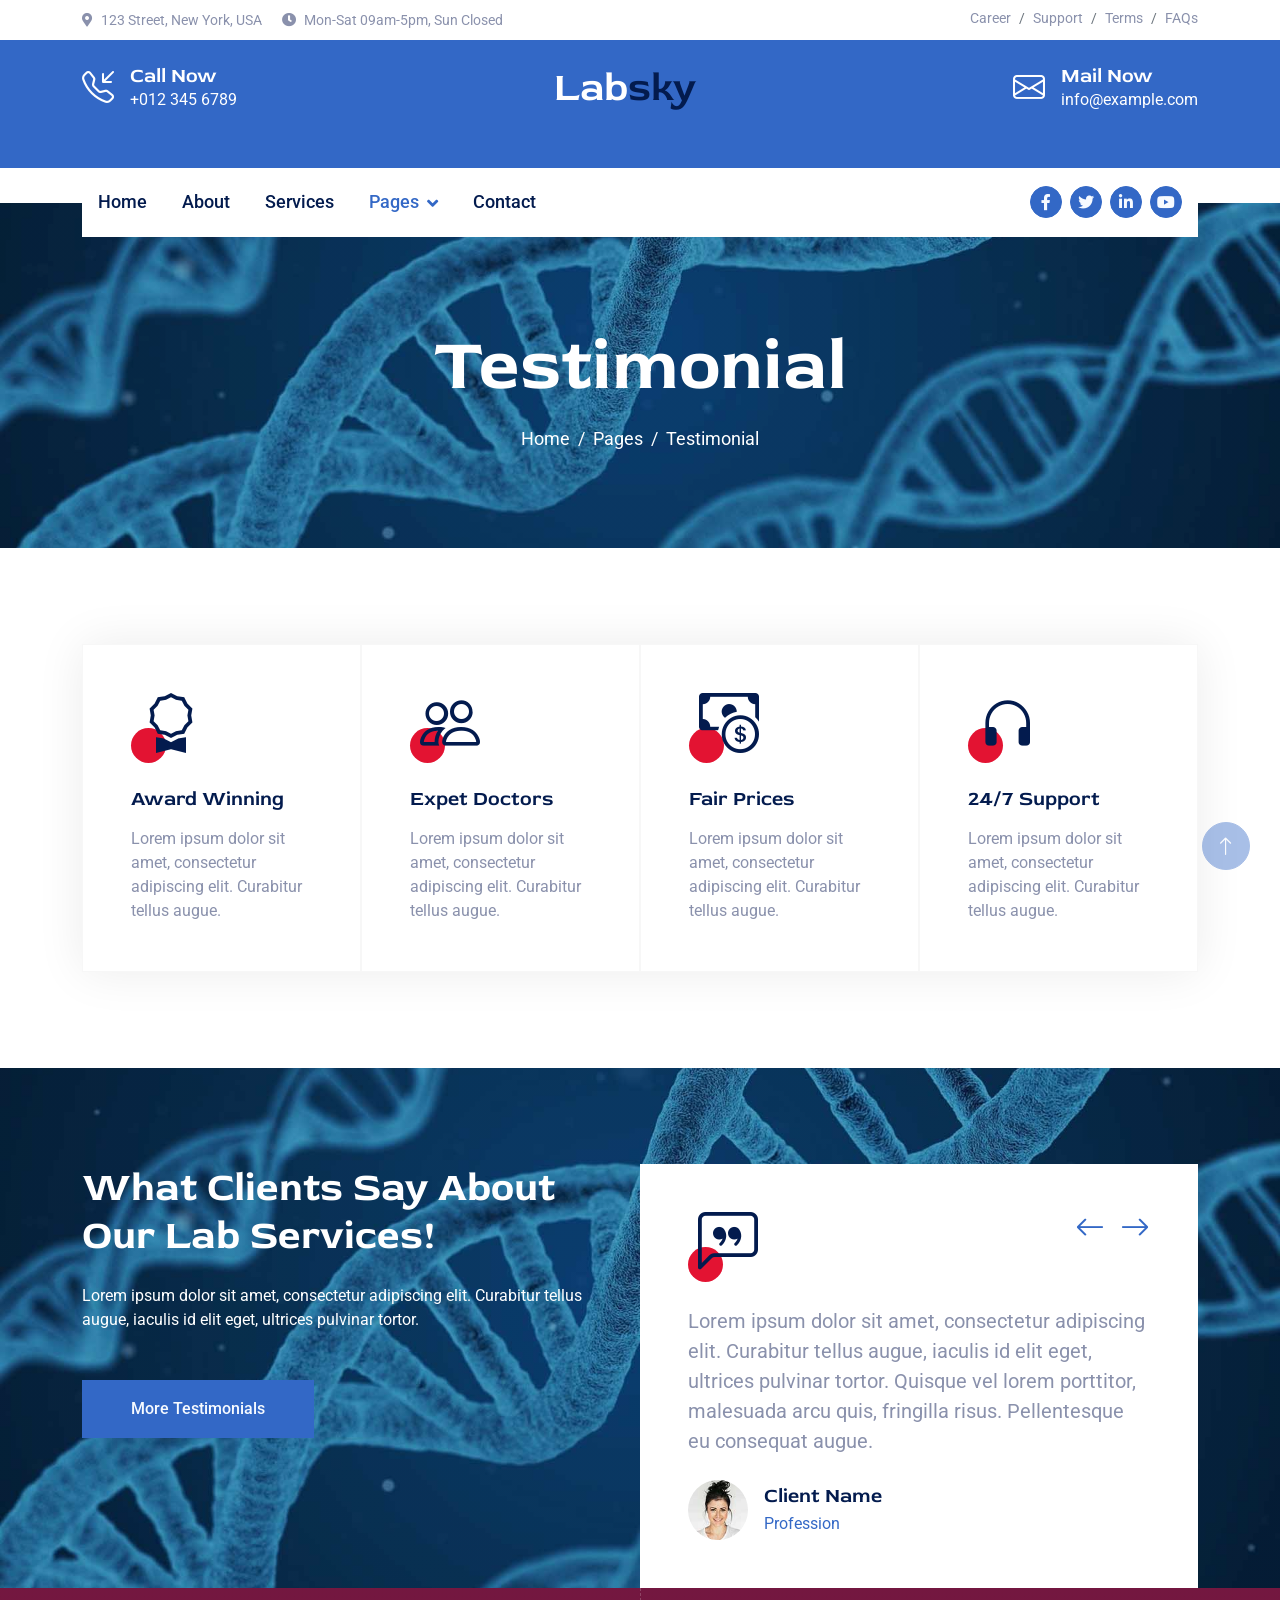
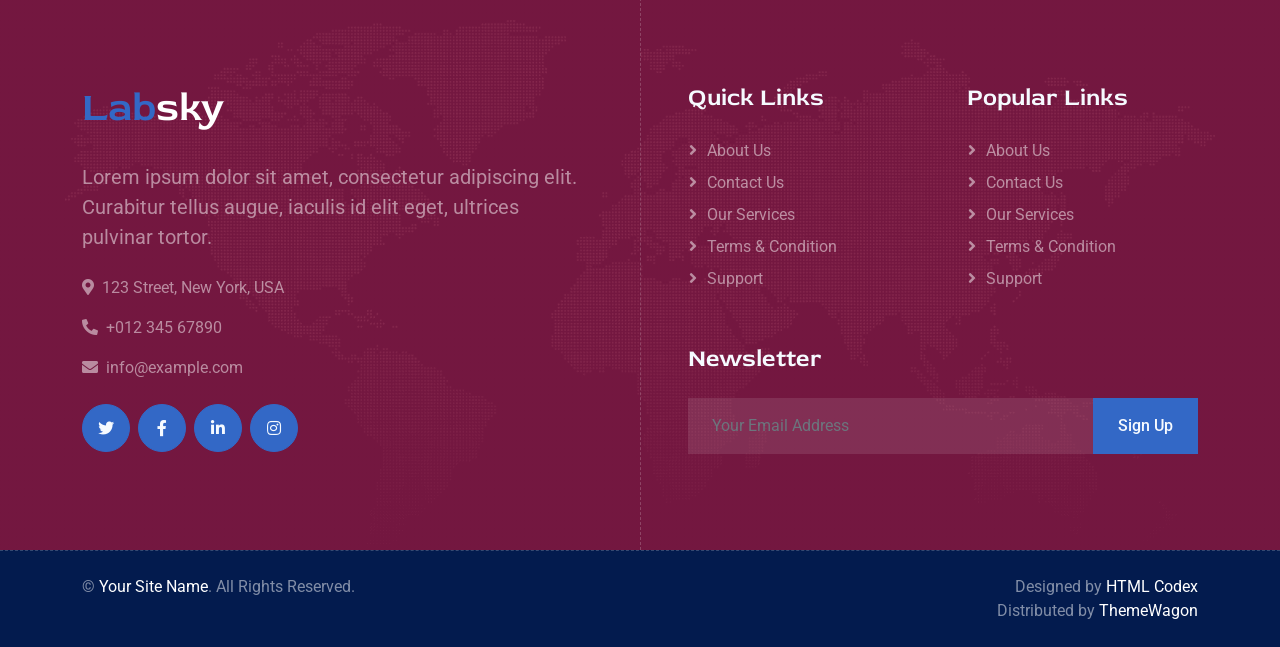
<file: app/static/testimonial.html>
<!DOCTYPE html>
<html lang="en">

<head>
    <meta charset="utf-8">
    <title>Labsky - Laboratory HTML Website Template</title>
    <meta content="width=device-width, initial-scale=1.0" name="viewport">
    <meta content="" name="keywords">
    <meta content="" name="description">

    <!-- Favicon -->
    <link href="img/favicon.ico" rel="icon">

    <!-- Google Web Fonts -->
    <link rel="preconnect" href="https://fonts.googleapis.com">
    <link rel="preconnect" href="https://fonts.gstatic.com" crossorigin>
    <link href="https://fonts.googleapis.com/css2?family=Roboto:wght@400;500&family=Red+Rose:wght@600;700&display=swap"
        rel="stylesheet">

    <!-- Icon Font Stylesheet -->
    <link href="https://cdnjs.cloudflare.com/ajax/libs/font-awesome/5.10.0/css/all.min.css" rel="stylesheet">
    <link rel="stylesheet" href="https://cdn.jsdelivr.net/npm/bootstrap-icons@1.10.4/font/bootstrap-icons.css">

    <!-- Libraries Stylesheet -->
    <link href="lib/animate/animate.min.css" rel="stylesheet">
    <link href="lib/owlcarousel/assets/owl.carousel.min.css" rel="stylesheet">

    <!-- Customized Bootstrap Stylesheet -->
    <link href="css/bootstrap.min.css" rel="stylesheet">

    <!-- Template Stylesheet -->
    <link href="css/style.css" rel="stylesheet">
</head>

<body>
    <!-- Spinner Start -->
    <div id="spinner"
        class="show bg-white position-fixed translate-middle w-100 vh-100 top-50 start-50 d-flex align-items-center justify-content-center">
        <div class="spinner-border text-primary" role="status" style="width: 3rem; height: 3rem;"></div>
    </div>
    <!-- Spinner End -->


    <!-- Topbar Start -->
    <div class="container-fluid py-2 d-none d-lg-flex">
        <div class="container">
            <div class="d-flex justify-content-between">
                <div>
                    <small class="me-3"><i class="fa fa-map-marker-alt me-2"></i>123 Street, New York, USA</small>
                    <small class="me-3"><i class="fa fa-clock me-2"></i>Mon-Sat 09am-5pm, Sun Closed</small>
                </div>
                <nav class="breadcrumb mb-0">
                    <a class="breadcrumb-item small text-body" href="#">Career</a>
                    <a class="breadcrumb-item small text-body" href="#">Support</a>
                    <a class="breadcrumb-item small text-body" href="#">Terms</a>
                    <a class="breadcrumb-item small text-body" href="#">FAQs</a>
                </nav>
            </div>
        </div>
    </div>
    <!-- Topbar End -->


    <!-- Brand Start -->
    <div class="container-fluid bg-primary text-white pt-4 pb-5 d-none d-lg-flex">
        <div class="container pb-2">
            <div class="d-flex align-items-center justify-content-between">
                <div class="d-flex">
                    <i class="bi bi-telephone-inbound fs-2"></i>
                    <div class="ms-3">
                        <h5 class="text-white mb-0">Call Now</h5>
                        <span>+012 345 6789</span>
                    </div>
                </div>
                <a href="/index" class="h1 text-white mb-0">Lab<span class="text-dark">sky</span></a>
                <div class="d-flex">
                    <i class="bi bi-envelope fs-2"></i>
                    <div class="ms-3">
                        <h5 class="text-white mb-0">Mail Now</h5>
                        <span>info@example.com</span>
                    </div>
                </div>
            </div>
        </div>
    </div>
    <!-- Brand End -->


    <!-- Navbar Start -->
    <div class="container-fluid sticky-top">
        <div class="container">
            <nav class="navbar navbar-expand-lg navbar-light bg-white py-lg-0 px-lg-3">
                <a href="/index" class="navbar-brand d-lg-none">
                    <h1 class="text-primary m-0">Lab<span class="text-dark">sky</span></h1>
                </a>
                <button type="button" class="navbar-toggler me-0" data-bs-toggle="collapse"
                    data-bs-target="#navbarCollapse">
                    <span class="navbar-toggler-icon"></span>
                </button>
                <div class="collapse navbar-collapse" id="navbarCollapse">
                    <div class="navbar-nav">
                        <a href="/index" class="nav-item nav-link">Home</a>
                        <a href="about.html" class="nav-item nav-link">About</a>
                        <a href="service.html" class="nav-item nav-link">Services</a>
                        <div class="nav-item dropdown">
                            <a href="#" class="nav-link dropdown-toggle active" data-bs-toggle="dropdown">Pages</a>
                            <div class="dropdown-menu bg-light m-0">
                                <a href="feature.html" class="dropdown-item">Features</a>
                                <a href="team.html" class="dropdown-item">Our Team</a>
                                <a href="testimonial.html" class="dropdown-item active">Testimonial</a>
                                <a href="appoinment.html" class="dropdown-item">Appoinment</a>
                                <a href="404.html" class="dropdown-item">404 Page</a>
                            </div>
                        </div>
                        <a href="contact.html" class="nav-item nav-link">Contact</a>
                    </div>
                    <div class="ms-auto d-none d-lg-flex">
                        <a class="btn btn-sm-square btn-primary ms-2" href=""><i class="fab fa-facebook-f"></i></a>
                        <a class="btn btn-sm-square btn-primary ms-2" href=""><i class="fab fa-twitter"></i></a>
                        <a class="btn btn-sm-square btn-primary ms-2" href=""><i class="fab fa-linkedin-in"></i></a>
                        <a class="btn btn-sm-square btn-primary ms-2" href=""><i class="fab fa-youtube"></i></a>
                    </div>
                </div>
            </nav>
        </div>
    </div>
    <!-- Navbar End -->


    <!-- Page Header Start -->
    <div class="container-fluid page-header py-5 mb-5 wow fadeIn" data-wow-delay="0.1s">
        <div class="container text-center py-5 mt-4">
            <h1 class="display-2 text-white mb-3 animated slideInDown">Testimonial</h1>
            <nav aria-label="breadcrumb animated slideInDown">
                <ol class="breadcrumb justify-content-center mb-0">
                    <li class="breadcrumb-item"><a href="#">Home</a></li>
                    <li class="breadcrumb-item"><a href="#">Pages</a></li>
                    <li class="breadcrumb-item" aria-current="page">Testimonial</li>
                </ol>
            </nav>
        </div>
    </div>
    <!-- Page Header End -->


    <!-- Features Start -->
    <div class="container-fluid py-5 mb-5">
        <div class="container">
            <div class="row g-0 feature-row">
                <div class="col-md-6 col-lg-3 wow fadeIn" data-wow-delay="0.1s">
                    <div class="feature-item border h-100 p-5">
                        <div class="icon-box-primary mb-4">
                            <i class="bi bi-award text-dark"></i>
                        </div>
                        <h5 class="mb-3">Award Winning</h5>
                        <p class="mb-0">Lorem ipsum dolor sit amet, consectetur adipiscing elit. Curabitur tellus augue.</p>
                    </div>
                </div>
                <div class="col-md-6 col-lg-3 wow fadeIn" data-wow-delay="0.3s">
                    <div class="feature-item border h-100 p-5">
                        <div class="icon-box-primary mb-4">
                            <i class="bi bi-people text-dark"></i>
                        </div>
                        <h5 class="mb-3">Expet Doctors</h5>
                        <p class="mb-0">Lorem ipsum dolor sit amet, consectetur adipiscing elit. Curabitur tellus augue.</p>
                    </div>
                </div>
                <div class="col-md-6 col-lg-3 wow fadeIn" data-wow-delay="0.5s">
                    <div class="feature-item border h-100 p-5">
                        <div class="icon-box-primary mb-4">
                            <i class="bi bi-cash-coin text-dark"></i>
                        </div>
                        <h5 class="mb-3">Fair Prices</h5>
                        <p class="mb-0">Lorem ipsum dolor sit amet, consectetur adipiscing elit. Curabitur tellus augue.</p>
                    </div>
                </div>
                <div class="col-md-6 col-lg-3 wow fadeIn" data-wow-delay="0.7s">
                    <div class="feature-item border h-100 p-5">
                        <div class="icon-box-primary mb-4">
                            <i class="bi bi-headphones text-dark"></i>
                        </div>
                        <h5 class="mb-3">24/7 Support</h5>
                        <p class="mb-0">Lorem ipsum dolor sit amet, consectetur adipiscing elit. Curabitur tellus augue.</p>
                    </div>
                </div>
            </div>
        </div>
    </div>
    <!-- Features End -->

    
    <!-- Testimonial Start -->
    <div class="container-fluid testimonial py-5">
        <div class="container pt-5">
            <div class="row gy-5 gx-0">
                <div class="col-lg-6 pe-lg-5 wow fadeIn" data-wow-delay="0.3s">
                    <h1 class="display-6 text-white mb-4">What Clients Say About Our Lab Services!</h1>
                    <p class="text-white mb-5">Lorem ipsum dolor sit amet, consectetur adipiscing elit. Curabitur tellus augue, iaculis id elit eget, ultrices pulvinar tortor.</p>
                    <a href="" class="btn btn-primary py-3 px-5">More Testimonials</a>
                </div>
                <div class="col-lg-6 mb-n5 wow fadeIn" data-wow-delay="0.5s">
                    <div class="bg-white p-5">
                        <div class="owl-carousel testimonial-carousel wow fadeIn" data-wow-delay="0.1s">
                            <div class="testimonial-item">
                                <div class="icon-box-primary mb-4">
                                    <i class="bi bi-chat-left-quote text-dark"></i>
                                </div>
                                <p class="fs-5 mb-4">Lorem ipsum dolor sit amet, consectetur adipiscing elit. Curabitur tellus augue, iaculis id elit eget, ultrices pulvinar tortor. Quisque vel lorem porttitor, malesuada arcu quis, fringilla risus. Pellentesque eu consequat augue.</p>
                                <div class="d-flex align-items-center">
                                    <img class="flex-shrink-0" src="img/testimonial-1.jpg" alt="">
                                    <div class="ps-3">
                                        <h5 class="mb-1">Client Name</h5>
                                        <span class="text-primary">Profession</span>
                                    </div>
                                </div>
                            </div>
                            <div class="testimonial-item">
                                <div class="icon-box-primary mb-4">
                                    <i class="bi bi-chat-left-quote text-dark"></i>
                                </div>
                                <p class="fs-5 mb-4">Lorem ipsum dolor sit amet, consectetur adipiscing elit. Curabitur tellus augue, iaculis id elit eget, ultrices pulvinar tortor. Quisque vel lorem porttitor, malesuada arcu quis, fringilla risus. Pellentesque eu consequat augue.</p>
                                <div class="d-flex align-items-center">
                                    <img class="flex-shrink-0" src="img/testimonial-2.jpg" alt="">
                                    <div class="ps-3">
                                        <h5 class="mb-1">Client Name</h5>
                                        <span class="text-primary">Profession</span>
                                    </div>
                                </div>
                            </div>
                        </div>
                    </div>
                </div>
            </div>
        </div>
    </div>
    <!-- Testimonial End -->


    <!-- Footer Start -->
    <div class="container-fluid footer position-relative bg-dark text-white-50 py-5 wow fadeIn" data-wow-delay="0.1s">
        <div class="container">
            <div class="row g-5 py-5">
                <div class="col-lg-6 pe-lg-5">
                    <a href="/index" class="navbar-brand">
                        <h1 class="h1 text-primary mb-0">Lab<span class="text-white">sky</span></h1>
                    </a>
                    <p class="fs-5 mb-4">Lorem ipsum dolor sit amet, consectetur adipiscing elit. Curabitur tellus augue, iaculis id elit eget, ultrices pulvinar tortor.</p>
                    <p><i class="fa fa-map-marker-alt me-2"></i>123 Street, New York, USA</p>
                    <p><i class="fa fa-phone-alt me-2"></i>+012 345 67890</p>
                    <p><i class="fa fa-envelope me-2"></i>info@example.com</p>
                    <div class="d-flex mt-4">
                        <a class="btn btn-lg-square btn-primary me-2" href="#"><i class="fab fa-twitter"></i></a>
                        <a class="btn btn-lg-square btn-primary me-2" href="#"><i class="fab fa-facebook-f"></i></a>
                        <a class="btn btn-lg-square btn-primary me-2" href="#"><i class="fab fa-linkedin-in"></i></a>
                        <a class="btn btn-lg-square btn-primary me-2" href="#"><i class="fab fa-instagram"></i></a>
                    </div>
                </div>
                <div class="col-lg-6 ps-lg-5">
                    <div class="row g-5">
                        <div class="col-sm-6">
                            <h4 class="text-light mb-4">Quick Links</h4>
                            <a class="btn btn-link" href="">About Us</a>
                            <a class="btn btn-link" href="">Contact Us</a>
                            <a class="btn btn-link" href="">Our Services</a>
                            <a class="btn btn-link" href="">Terms & Condition</a>
                            <a class="btn btn-link" href="">Support</a>
                        </div>
                        <div class="col-sm-6">
                            <h4 class="text-light mb-4">Popular Links</h4>
                            <a class="btn btn-link" href="">About Us</a>
                            <a class="btn btn-link" href="">Contact Us</a>
                            <a class="btn btn-link" href="">Our Services</a>
                            <a class="btn btn-link" href="">Terms & Condition</a>
                            <a class="btn btn-link" href="">Support</a>
                        </div>
                        <div class="col-sm-12">
                            <h4 class="text-light mb-4">Newsletter</h4>
                            <div class="w-100">
                                <div class="input-group">
                                    <input type="text" class="form-control border-0 py-3 px-4" style="background: rgba(255, 255, 255, .1);" placeholder="Your Email Address"><button class="btn btn-primary px-4">Sign Up</button>
                                </div>
                            </div>
                        </div>
                    </div>
                </div>
            </div>
        </div>
    </div>
    <!-- Footer End -->


    <!-- Copyright Start -->
    <div class="container-fluid copyright bg-dark text-white-50 py-4">
        <div class="container">
            <div class="row">
                <div class="col-md-6 text-center text-md-start">
                    <p class="mb-0">&copy; <a href="#">Your Site Name</a>. All Rights Reserved.</p>
                </div>
                <div class="col-md-6 text-center text-md-end">
                    <!--/*** This template is free as long as you keep the footer author’s credit link/attribution link/backlink. If you'd like to use the template without the footer author’s credit link/attribution link/backlink, you can purchase the Credit Removal License from "https://htmlcodex.com/credit-removal". Thank you for your support. ***/-->
                    <p class="mb-0">Designed by <a href="https://htmlcodex.com">HTML Codex</a><br>Distributed by <a href="https://themewagon.com">ThemeWagon</a></p>
                </div>
            </div>
        </div>
    </div>
    <!-- Copyright End -->


    <!-- Back to Top -->
    <a href="#" class="btn btn-lg btn-primary btn-lg-square rounded-circle back-to-top"><i class="bi bi-arrow-up"></i></a>


    <!-- JavaScript Libraries -->
    <script src="https://ajax.googleapis.com/ajax/libs/jquery/3.6.1/jquery.min.js"></script>
    <script src="https://cdn.jsdelivr.net/npm/bootstrap@5.0.0/dist/js/bootstrap.bundle.min.js"></script>
    <script src="lib/wow/wow.min.js"></script>
    <script src="lib/easing/easing.min.js"></script>
    <script src="lib/waypoints/waypoints.min.js"></script>
    <script src="lib/counterup/counterup.min.js"></script>
    <script src="lib/owlcarousel/owl.carousel.min.js"></script>

    <!-- Template Javascript -->
    <script src="js/main.js"></script>
</body>

</html>
</file>
<file: app/static/css/style.css>
/********** Template CSS **********/

.back-to-top {
    position: fixed;
    display: none;
    right: 30px;
    bottom: 30px;
    z-index: 99;
}

.fw-medium {
    font-weight: 500;
}


/*** Spinner ***/
#spinner {
    opacity: 0;
    visibility: hidden;
    transition: opacity .5s ease-out, visibility 0s linear .5s;
    z-index: 99999;
}

#spinner.show {
    transition: opacity .5s ease-out, visibility 0s linear 0s;
    visibility: visible;
    opacity: 1;
}


/*** Button ***/
.btn {
    transition: .5s;
    font-weight: 500;
}

.btn-primary,
.btn-outline-primary:hover {
    color: var(--bs-light);
}

.btn-secondary,
.btn-outline-secondary:hover {
    color: var(--bs-dark);
}

.btn-square {
    width: 38px;
    height: 38px;
}

.btn-sm-square {
    width: 32px;
    height: 32px;
}

.btn-lg-square {
    width: 48px;
    height: 48px;
}

.btn-square,
.btn-sm-square,
.btn-lg-square {
    padding: 0;
    display: flex;
    align-items: center;
    justify-content: center;
    border-radius: 50px;
    font-weight: normal;
}

.icon-box-primary,
.icon-box-light {
    position: relative;
    padding: 0 0 10px 10px;
    z-index: 1;
}

.icon-box-primary i,
.icon-box-light i {
    font-size: 60px;
    line-height: 0;
}

.icon-box-primary::before,
.icon-box-light::before {
    position: absolute;
    content: "";
    width: 35px;
    height: 35px;
    left: 0;
    bottom: 0;
    border-radius: 35px;
    transition: .5s;
    z-index: -1;
}

.icon-box-primary::before {
    background: #E31332;
}

.icon-box-light::before {
    background: var(--bs-light);
}


/*** Navbar ***/
.sticky-top {
    top: -100px;
    transition: .5s;
}

.navbar .navbar-nav .nav-link {
    margin-right: 35px;
    padding: 20px 0;
    color: var(--bs-dark);
    font-size: 18px;
    font-weight: 500;
    outline: none;
}

.navbar .navbar-nav .nav-link:hover,
.navbar .navbar-nav .nav-link.active {
    color: var(--bs-primary);
}

.navbar .dropdown-toggle::after {
    border: none;
    content: "\f107";
    font-family: "Font Awesome 5 Free";
    font-weight: 900;
    vertical-align: middle;
    margin-left: 8px;
}

@media (max-width: 991.98px) {
    .navbar .navbar-nav .nav-link  {
        margin-right: 0;
        padding: 10px 0;
    }

    .navbar .navbar-nav {
        margin-top: 15px;
        border-top: 1px solid #EEEEEE;
    }
}

/* @media (min-width: 992px) {
    .sticky-top {
        margin-top: -34px;
    }

    .navbar {
        height: 68px;
    }

    .navbar .nav-item .dropdown-menu {
        display: block;
        border: none;
        margin-top: 0;
        top: 150%;
        opacity: 0;
        visibility: hidden;
        transition: .5s;
    }

    .navbar .nav-item:hover .dropdown-menu {
        top: 100%;
        visibility: visible;
        transition: .5s;
        opacity: 1;
    }
} */


/*** Header ***/
@media (min-width: 992px) {
    .header-carousel,
    .page-header {
        margin-top: -34px;
    }
}

.carousel-caption {
    top: 0;
    left: 0;
    right: 0;
    bottom: 0;
    display: flex;
    align-items: center;
    background: rgba(3, 27, 78, .3);
    z-index: 1;
}

.carousel-control-prev,
.carousel-control-next {
    width: 15%;
}

.carousel-control-prev-icon,
.carousel-control-next-icon {
    width: 3.5rem;
    height: 3.5rem;
    border-radius: 3.5rem;
    background-color: #E31332;
    border: 15px solid #E31332;
}

@media (max-width: 767.98px) {
    #header-carousel .carousel-item {
        position: relative;
        min-height: 450px;
    }
    
    #header-carousel .carousel-item img {
        position: absolute;
        width: 100%;
        height: 100%;
        object-fit: cover;
    }
}

.page-header {
    background: linear-gradient(rgba(3, 27, 78, .3), rgba(3, 27, 78, .3)), url(../img/testimonial.jpg) center center no-repeat;
    background-size: cover;
}

.page-header .breadcrumb-item+.breadcrumb-item::before {
    color: var(--bs-white);
}

.page-header .breadcrumb-item,
.page-header .breadcrumb-item a {
    font-size: 18px;
    color: var(--bs-white);
}


/*** Features ***/
.feature {
    background: linear-gradient(rgba(3, 27, 78, .3), rgba(3, 27, 78, .3)), url(../img/feature.jpg) left center no-repeat;
    background-size: cover;
}

.feature-row {
    box-shadow: 0 0 45px rgba(0, 0, 0, .08);
}

.feature-item {
    border-color: rgba(0, 0, 0, .03) !important;
}

.experience .progress {
    height: 5px;
}

.experience .progress .progress-bar {
    width: 0px;
    transition: 3s;
}

.experience .nav-pills .nav-link {
    color: var(--dark);
}

.experience .nav-pills .nav-link.active {
    color: #FFFFFF;
}

.experience .tab-content hr {
    width: 30px;
}


/*** About ***/
.about-fact {
    width: 220px;
    height: 220px;
    box-shadow: 0 0 30px rgba(0, 0, 0, .1);
}

@media (min-width: 576px) {
    .about-fact.mt-n130 {
        margin-top: -130px;
    }
}

.btn-play {
    position: relative;
    display: block;
    box-sizing: content-box;
    width: 36px;
    height: 46px;
    border-radius: 100%;
    border: none;
    outline: none !important;
    padding: 18px 20px 20px 28px;
    background: var(--bs-primary);
}

.btn-play:before {
    content: "";
    position: absolute;
    z-index: 0;
    left: 50%;
    top: 50%;
    transform: translateX(-50%) translateY(-50%);
    display: block;
    width: 90px;
    height: 90px;
    background: var(--bs-primary);
    border-radius: 100%;
    animation: pulse-border 1500ms ease-out infinite;
}

.btn-play:after {
    content: "";
    position: absolute;
    z-index: 1;
    left: 50%;
    top: 50%;
    transform: translateX(-50%) translateY(-50%);
    display: block;
    width: 90px;
    height: 90px;
    background: var(--bs-primary);
    border-radius: 100%;
    transition: all 200ms;
}

.btn-play span {
    display: block;
    position: relative;
    z-index: 3;
    width: 0;
    height: 0;
    left: 3px;
    border-left: 30px solid #FFFFFF;
    border-top: 18px solid transparent;
    border-bottom: 18px solid transparent;
}

@keyframes pulse-border {
    0% {
        transform: translateX(-50%) translateY(-50%) translateZ(0) scale(1);
        opacity: 1;
    }

    100% {
        transform: translateX(-50%) translateY(-50%) translateZ(0) scale(2);
        opacity: 0;
    }
}

.modal-video .modal-dialog {
    position: relative;
    max-width: 800px;
    margin: 60px auto 0 auto;
}

.modal-video .modal-body {
    position: relative;
    padding: 0px;
}

.modal-video .close {
    position: absolute;
    width: 30px;
    height: 30px;
    right: 0px;
    top: -30px;
    z-index: 999;
    font-size: 30px;
    font-weight: normal;
    color: #FFFFFF;
    background: #000000;
    opacity: 1;
}


/*** Service ***/
.container-service {
    position: relative;
}

.container-service::before {
    position: absolute;
    content: '';
    background: var(--bs-light);
    width: 100%;
    height: 100%;
    left: 0px;
    top: 0px;
    clip-path: polygon(0 0, 100% 0, 100% 30%, 0 70%);
    z-index: -1;
}

.service-item {
    position: relative;
    height: 100%;
    padding: 45px 30px;
    background: var(--bs-white);
    box-shadow: 0 0 45px rgba(0, 0, 0, .05);
}

.service-item::before {
    position: absolute;
    content: "";
    width: 100%;
    height: 0;
    left: 0;
    bottom: 0;
    transition: .5s;
    background: var(--bs-primary);
}

.service-item:hover::before {
    height: 100%;
    top: 0;
}

.service-item * {
    position: relative;
    transition: .5s;
    z-index: 1;
}

.service-item:hover h5,
.service-item:hover p {
    color: var(--bs-white);
}

.service-item:hover .icon-box-primary::before {
    background: var(--bs-dark);
}

.service-item:hover .icon-box-primary i {
    color: var(--bs-white) !important;
}


/*** Team ***/
.container-team {
    position: relative;
}

.container-team::before {
    position: absolute;
    content: '';
    background: var(--bs-light);
    width: 100%;
    height: 100%;
    left: 0px;
    top: 0px;
    clip-path: polygon(0 70%, 100% 30%, 100% 100%, 0% 100%);
    z-index: -1;
}

.team-item {
    background: var(--bs-white);
    box-shadow: 0 0 45px rgba(0, 0, 0, .05);
}

.team-item .team-social {
    position: absolute;
    width: 0;
    height: 100%;
    top: 0;
    right: 0;
    transition: .5s;
    background: var(--bs-primary);
    display: flex;
    align-items: center;
    justify-content: center;
}

.team-item:hover .team-social {
    width: 100%;
    left: 0;
}

.team-item .team-social .btn {
    opacity: 0;
    transition: .5s;
}

.team-item:hover .team-social .btn {
    opacity: 1;
}


/*** Testimonial ***/
.testimonial {
    background: linear-gradient(rgba(3, 27, 78, .3), rgba(3, 27, 78, .3)), url(../img/testimonial.jpg) left center no-repeat;
    background-size: cover;
}

.testimonial-item img {
    width: 60px !important;
    height: 60px !important;
    border-radius: 60px;
}

.testimonial-carousel .owl-nav {
    position: absolute;
    top: 0;
    right: 0;
    display: flex;
}

.testimonial-carousel .owl-nav .owl-prev,
.testimonial-carousel .owl-nav .owl-next {
    margin-left: 15px;
    color: var(--bs-primary);
    font-size: 30px;
    line-height: 0;
    transition: .5s;
}

.testimonial-carousel .owl-nav .owl-prev:hover,
.testimonial-carousel .owl-nav .owl-next:hover {
    color: var(--bs-dark);
}


/*** Contact ***/
@media (min-width: 992px) {
    .contact-info::after {
        position: absolute;
        content: "";
        width: 0px;
        height: 100%;
        top: 0;
        left: 50%;
        border-left: 1px dashed rgba(255, 255, 255, .2);
    }
}

@media (max-width: 991.98px) {
    .contact-info::after {
        position: absolute;
        content: "";
        width: 100%;
        height: 0px;
        top: 50%;
        left: 0;
        border-top: 1px dashed rgba(255, 255, 255, .2);
    }
}


/*** Footer ***/
.footer {
    background: linear-gradient(rgba(227, 19, 50, 0.5), rgba(227, 19, 50, 0.5)), url(../img/footer.png) center center no-repeat;
    background-size: contain;
}


@media (min-width: 992px) {
    .footer::after {
        position: absolute;
        content: "";
        width: 0px;
        height: 100%;
        top: 0;
        left: 50%;
        border-left: 1px dashed rgba(255, 255, 255, .2);
    }
}

.footer .btn.btn-link {
    display: block;
    margin-bottom: 5px;
    padding: 0;
    text-align: left;
    color: rgba(255, 255, 255, .5);
    font-weight: normal;
    text-transform: capitalize;
    transition: .3s;
}

.footer .btn.btn-link::before {
    position: relative;
    content: "\f105";
    font-family: "Font Awesome 5 Free";
    font-weight: 900;
    color: rgba(255, 255, 255, .5);
    margin-right: 10px;
}

.footer .btn.btn-link:hover {
    color: var(--bs-primary);
    letter-spacing: 1px;
    box-shadow: none;
}

.copyright {
    border-top: 1px dashed rgba(255, 255, 255, .2);
}

.copyright a {
    color: var(--bs-white);
}

.copyright a:hover {
    color: var(--bs-primary);
}

.bg-primary-brand {
    background-color: #E31332; 
}

.text-primary-brand {
    color: #E31332; 
}

.logo {
    height: 1cm; /* Atur tinggi gambar sesuai dengan tinggi font */
    vertical-align: middle; /* Posisikan gambar di tengah secara vertikal */
    margin-right: 5px; /* Berikan sedikit margin kanan antara gambar dan teks */
}
</file>
